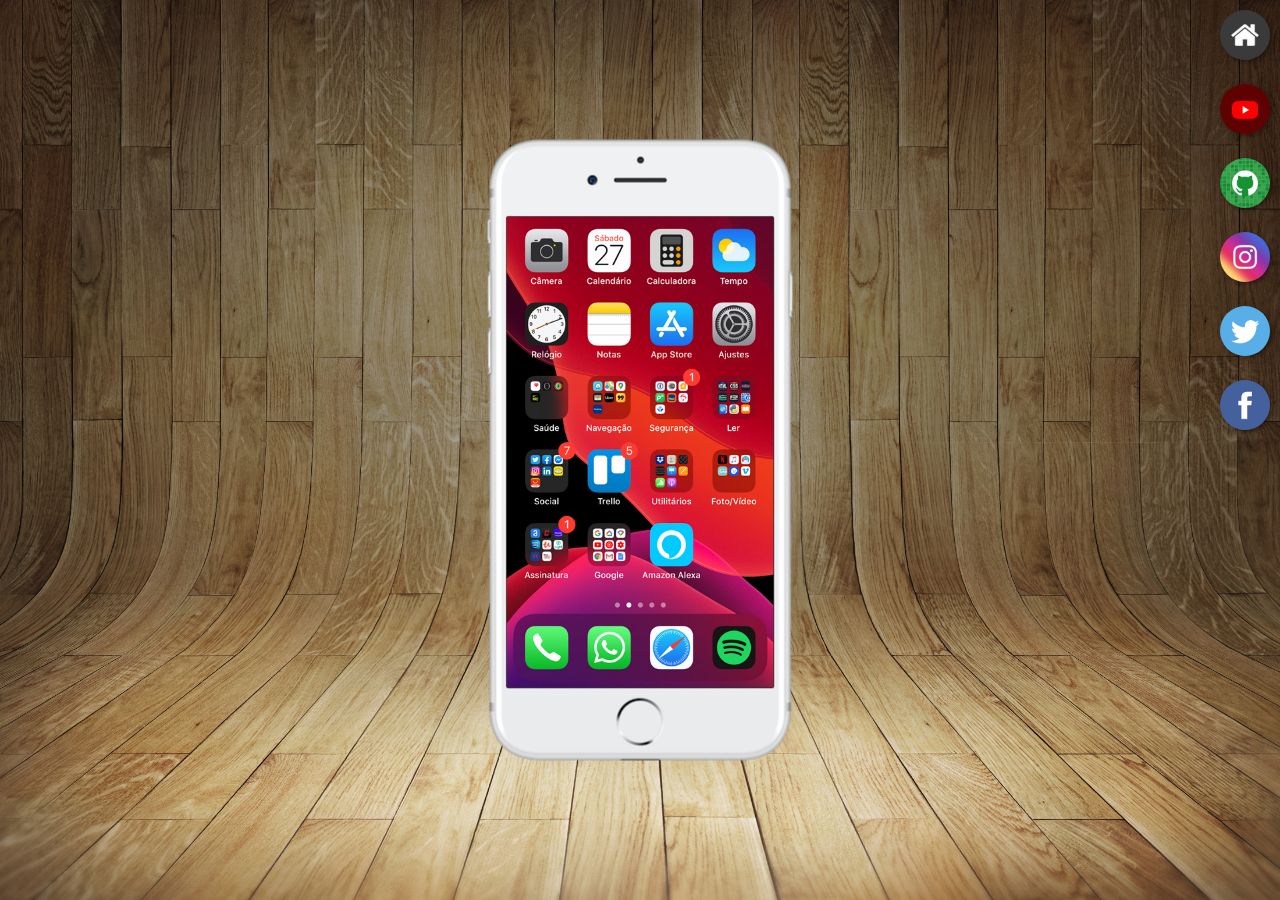
<file: index.html>
<!DOCTYPE html>
<html lang="pt-br">
<head>
    <meta charset="UTF-8">
    <meta name="viewport" content="width=device-width, initial-scale=1.0">
    <link rel="shortcut icon" href="favicon.ico" type="image/x-icon">
    <link rel="stylesheet" href="estilos/style.css">
    <title>Projeto Redes Sociais</title>
</head>
<body>
    <main>
        <section id="telefone">
            <iframe src="home.html" name="tela" id="tela"  frameborder="0">
                Seu navegador não é compatível com isso.
            </iframe>
       
        </section>

        <section id="redes-sociais">
            <a href="home.html" target="tela"><img src="imagens/logo-home.jpg" alt="Home"></a><br>
            <a href="youtube.html" target="tela"><img src="imagens/logo-youtube.jpg" alt="YouTube"></a><br>
            <a href="github.html" target="tela"><img src="imagens/logo-github.jpg" alt="GitHub"></a><br>
            <a href="instagram.html" target="tela"><img src="imagens/logo-instagram.jpg" alt="Instagram"></a><br>
            <a href="twitter.html" target="tela"><img src="imagens/logo-twitter.jpg" alt="Twitter"></a><br>
            <a href="facebook.html" target="tela"><img src="imagens/logo-facebook.jpg" alt="Facebook"></a>                        
        </section>
    </main>
</body>
</html>
</file>
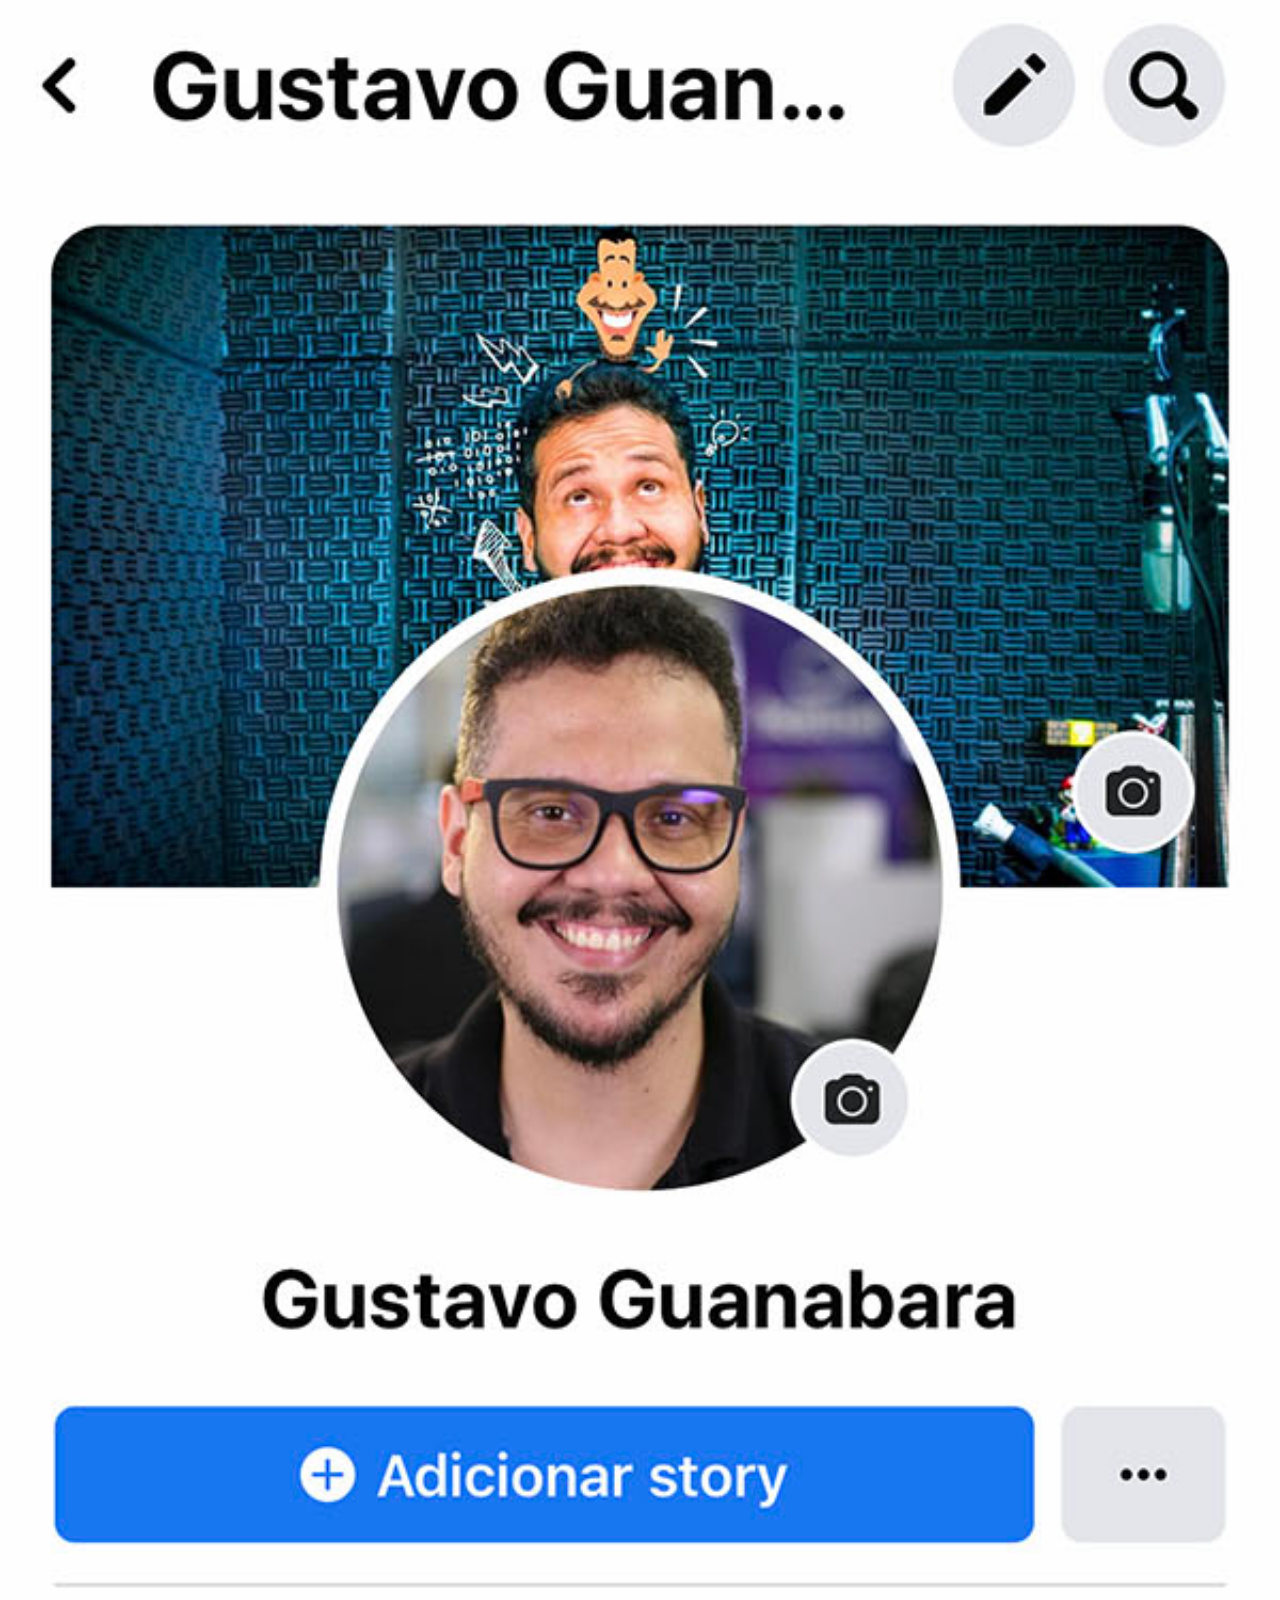
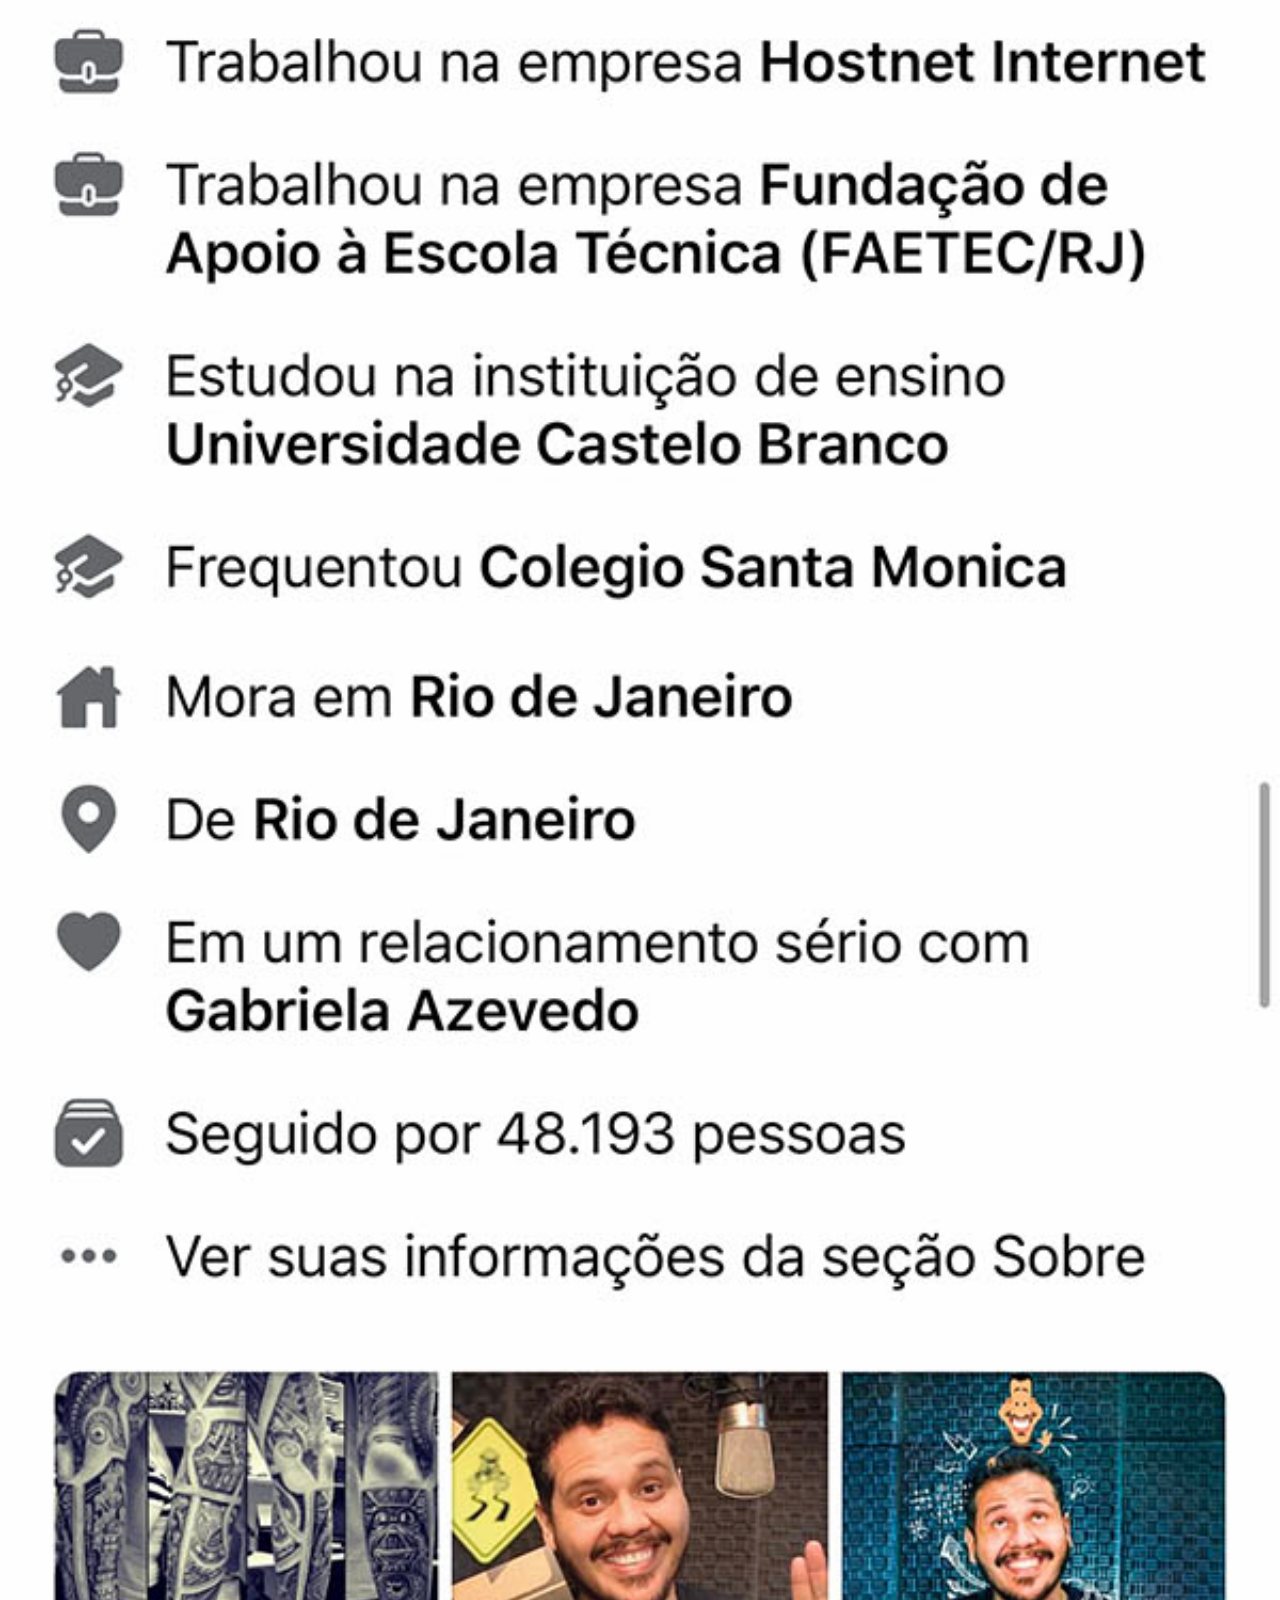
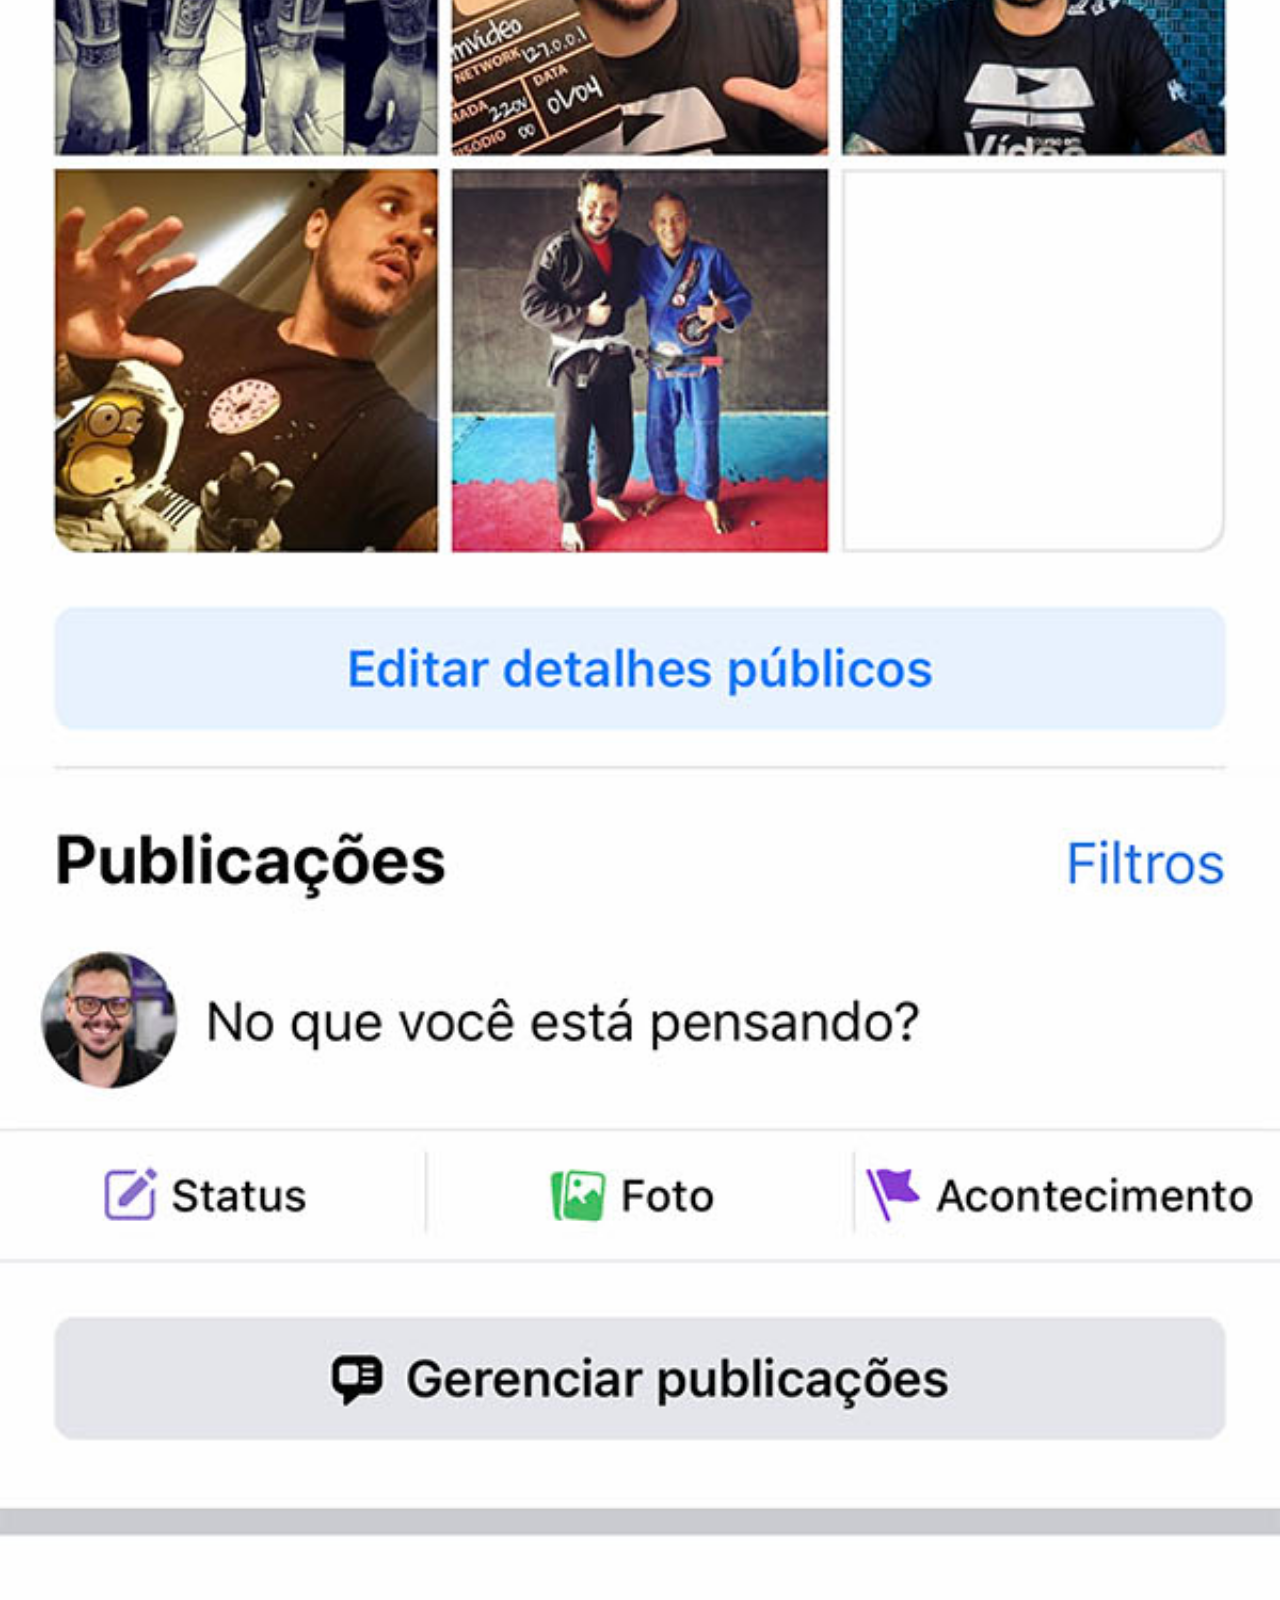
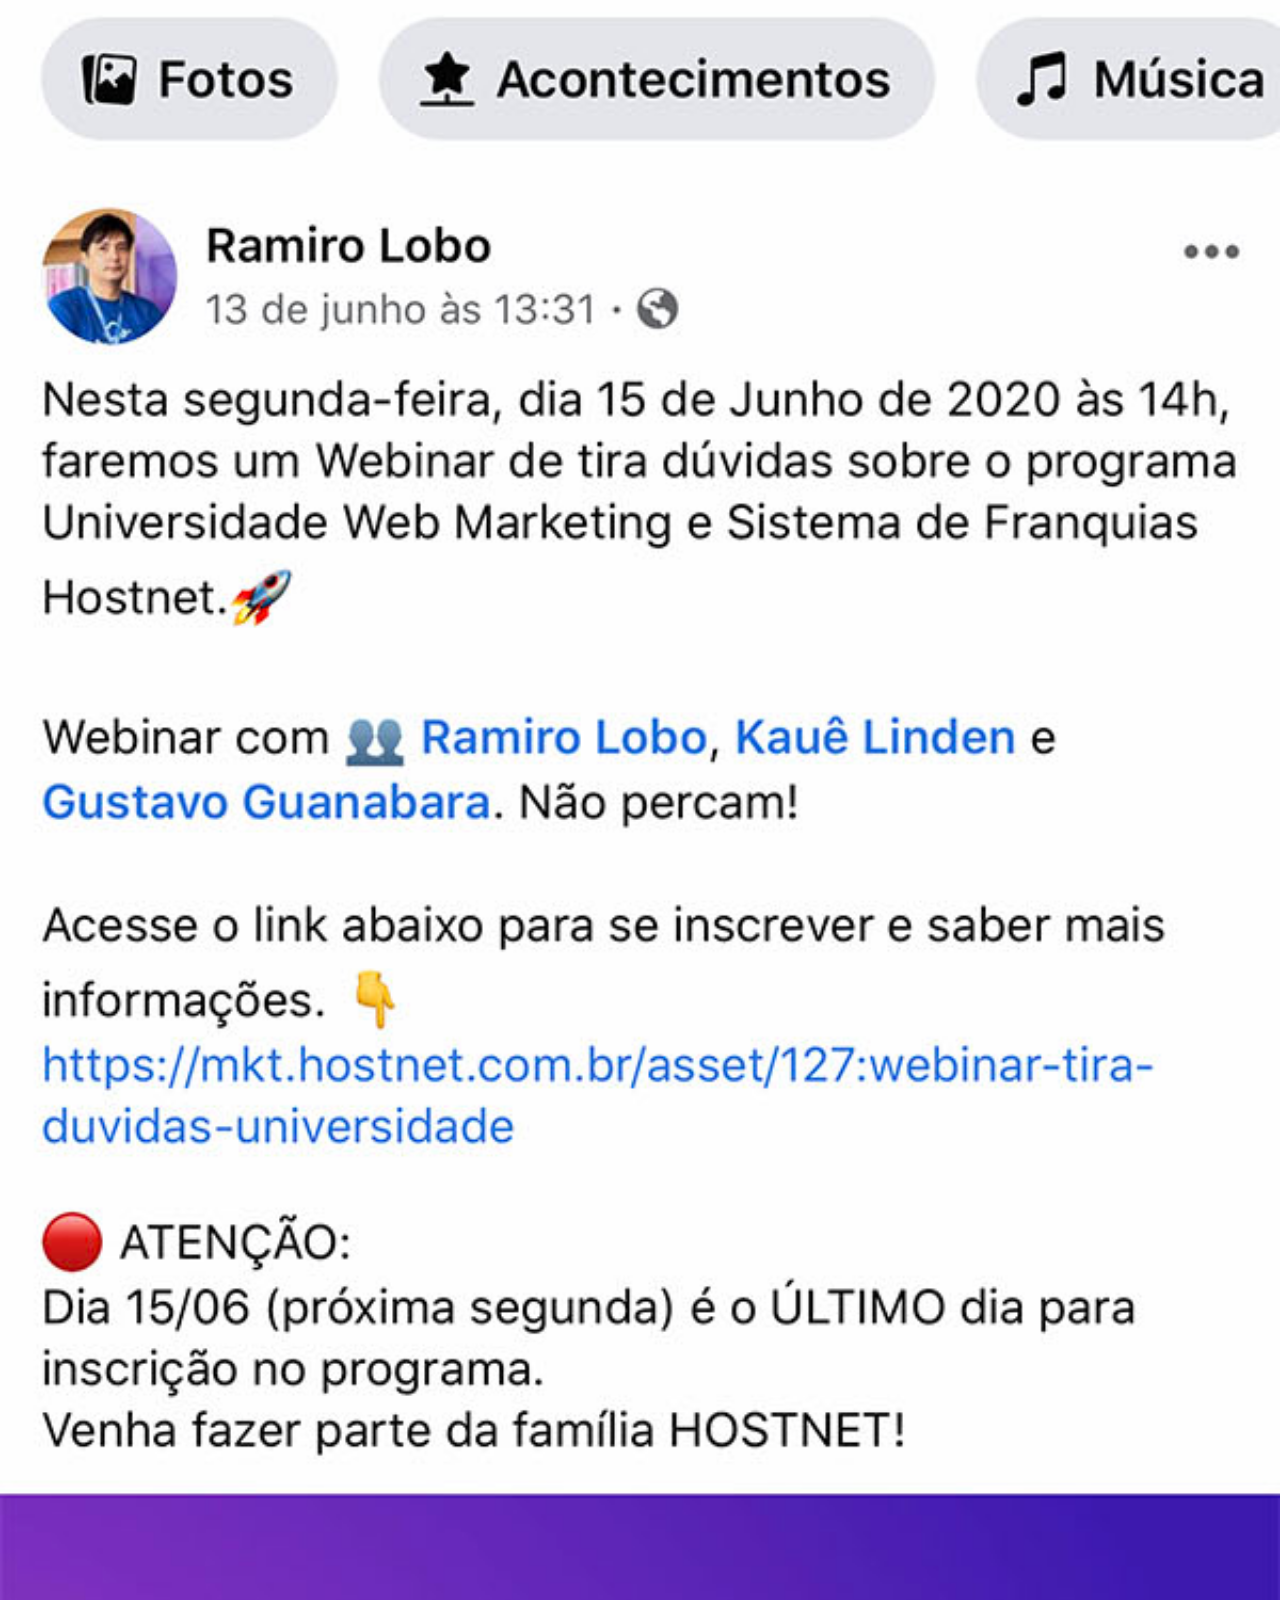
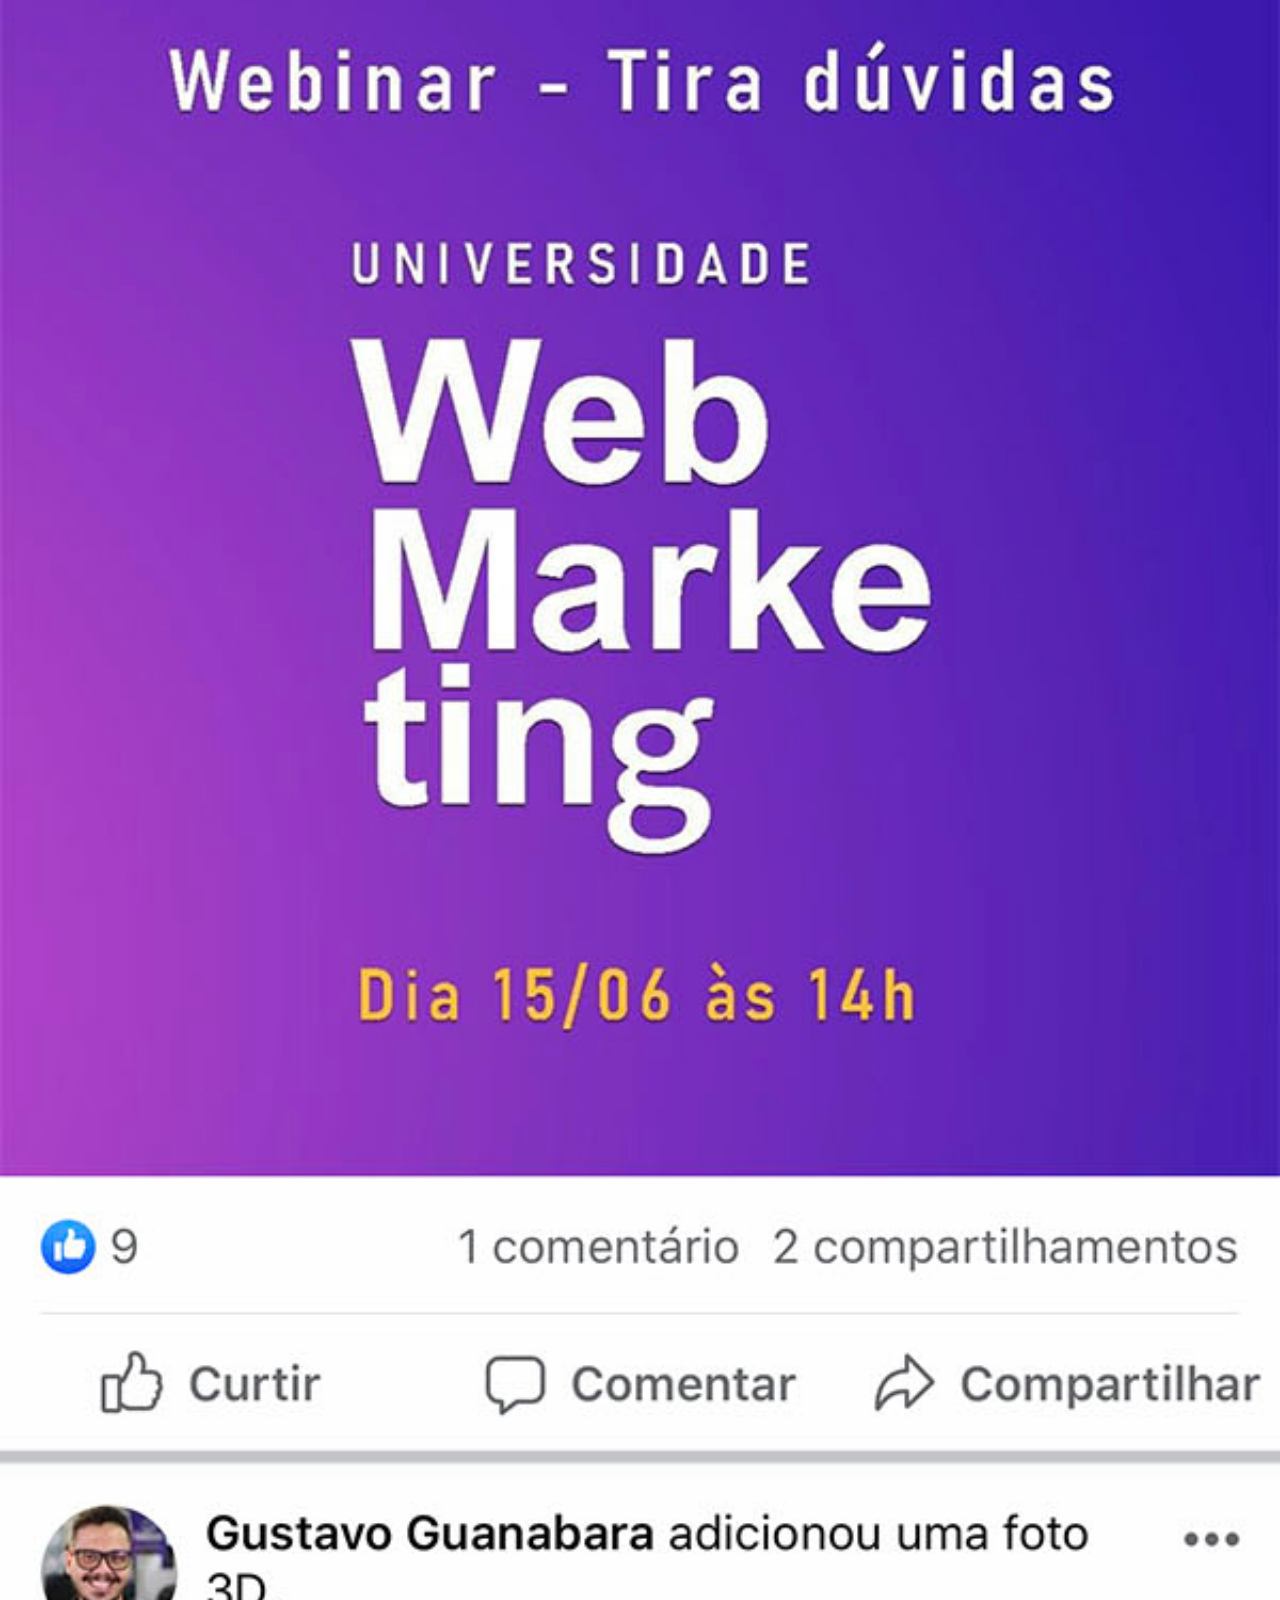
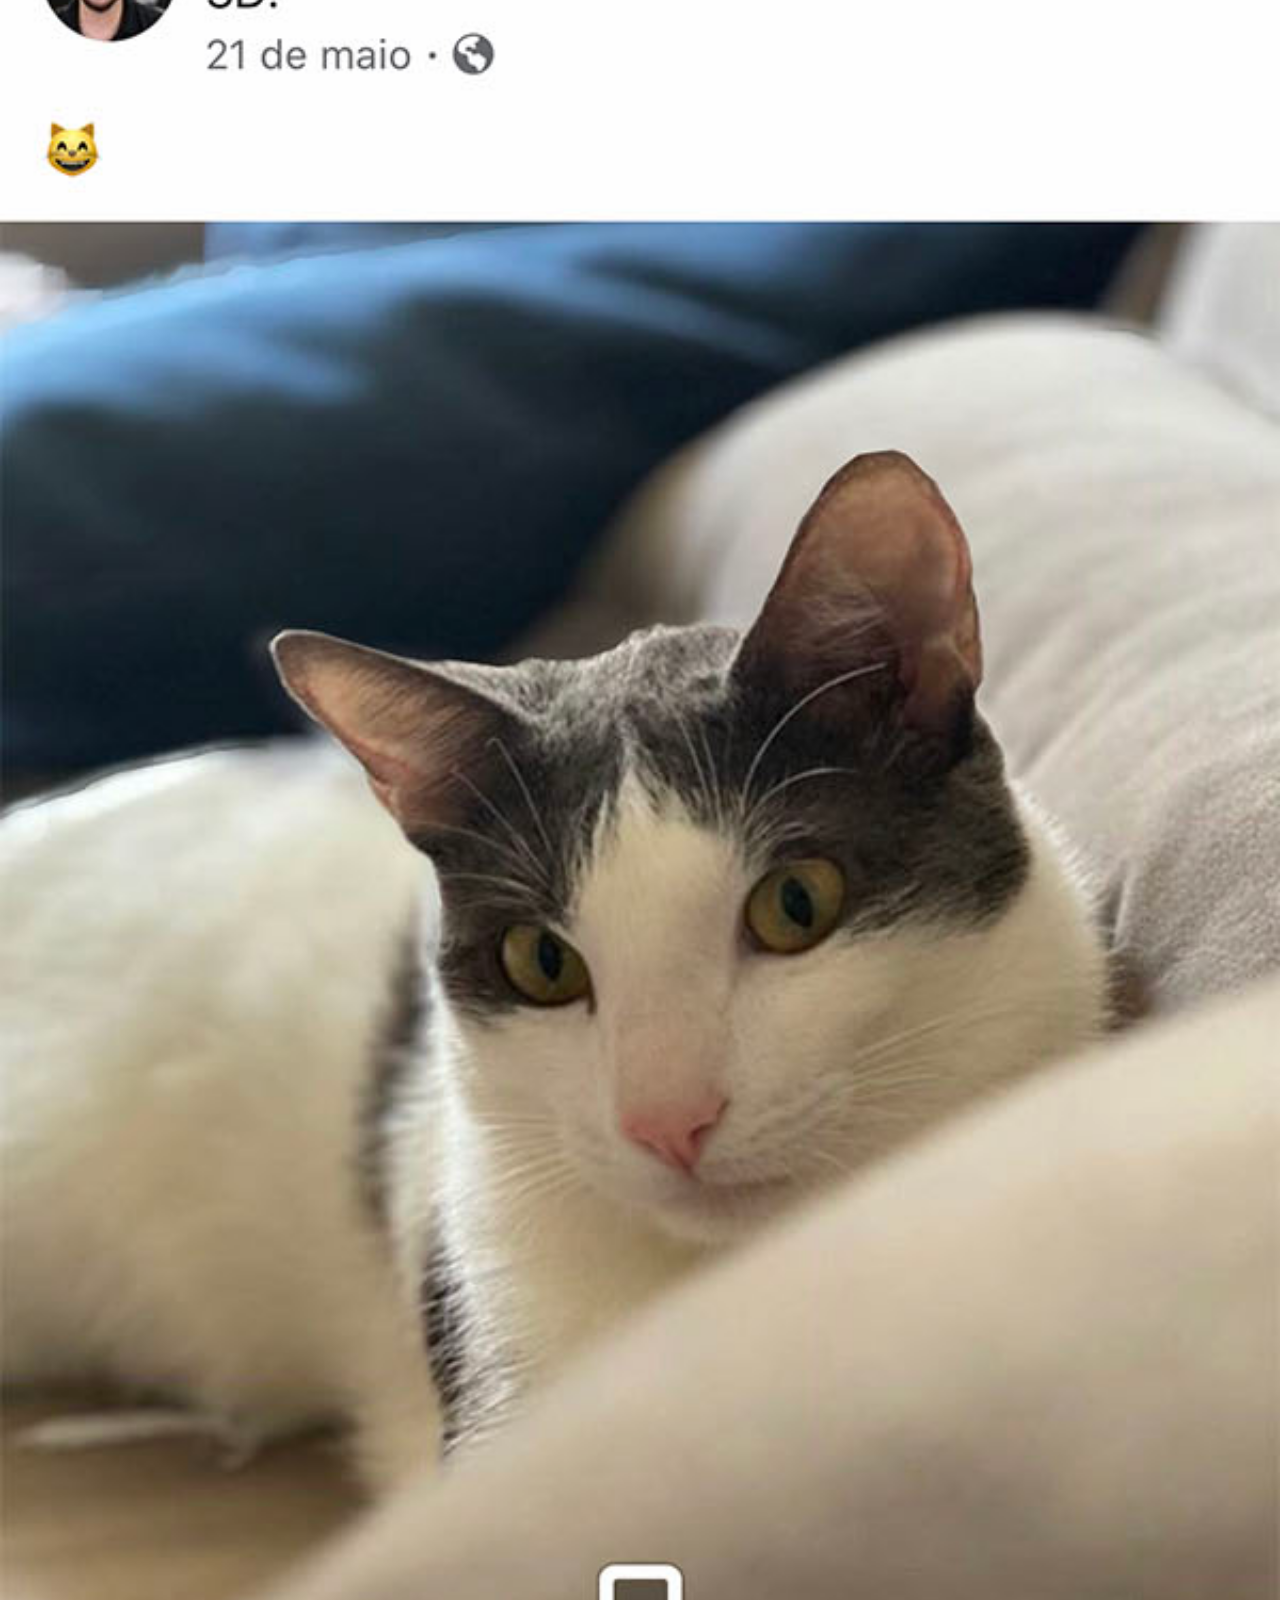
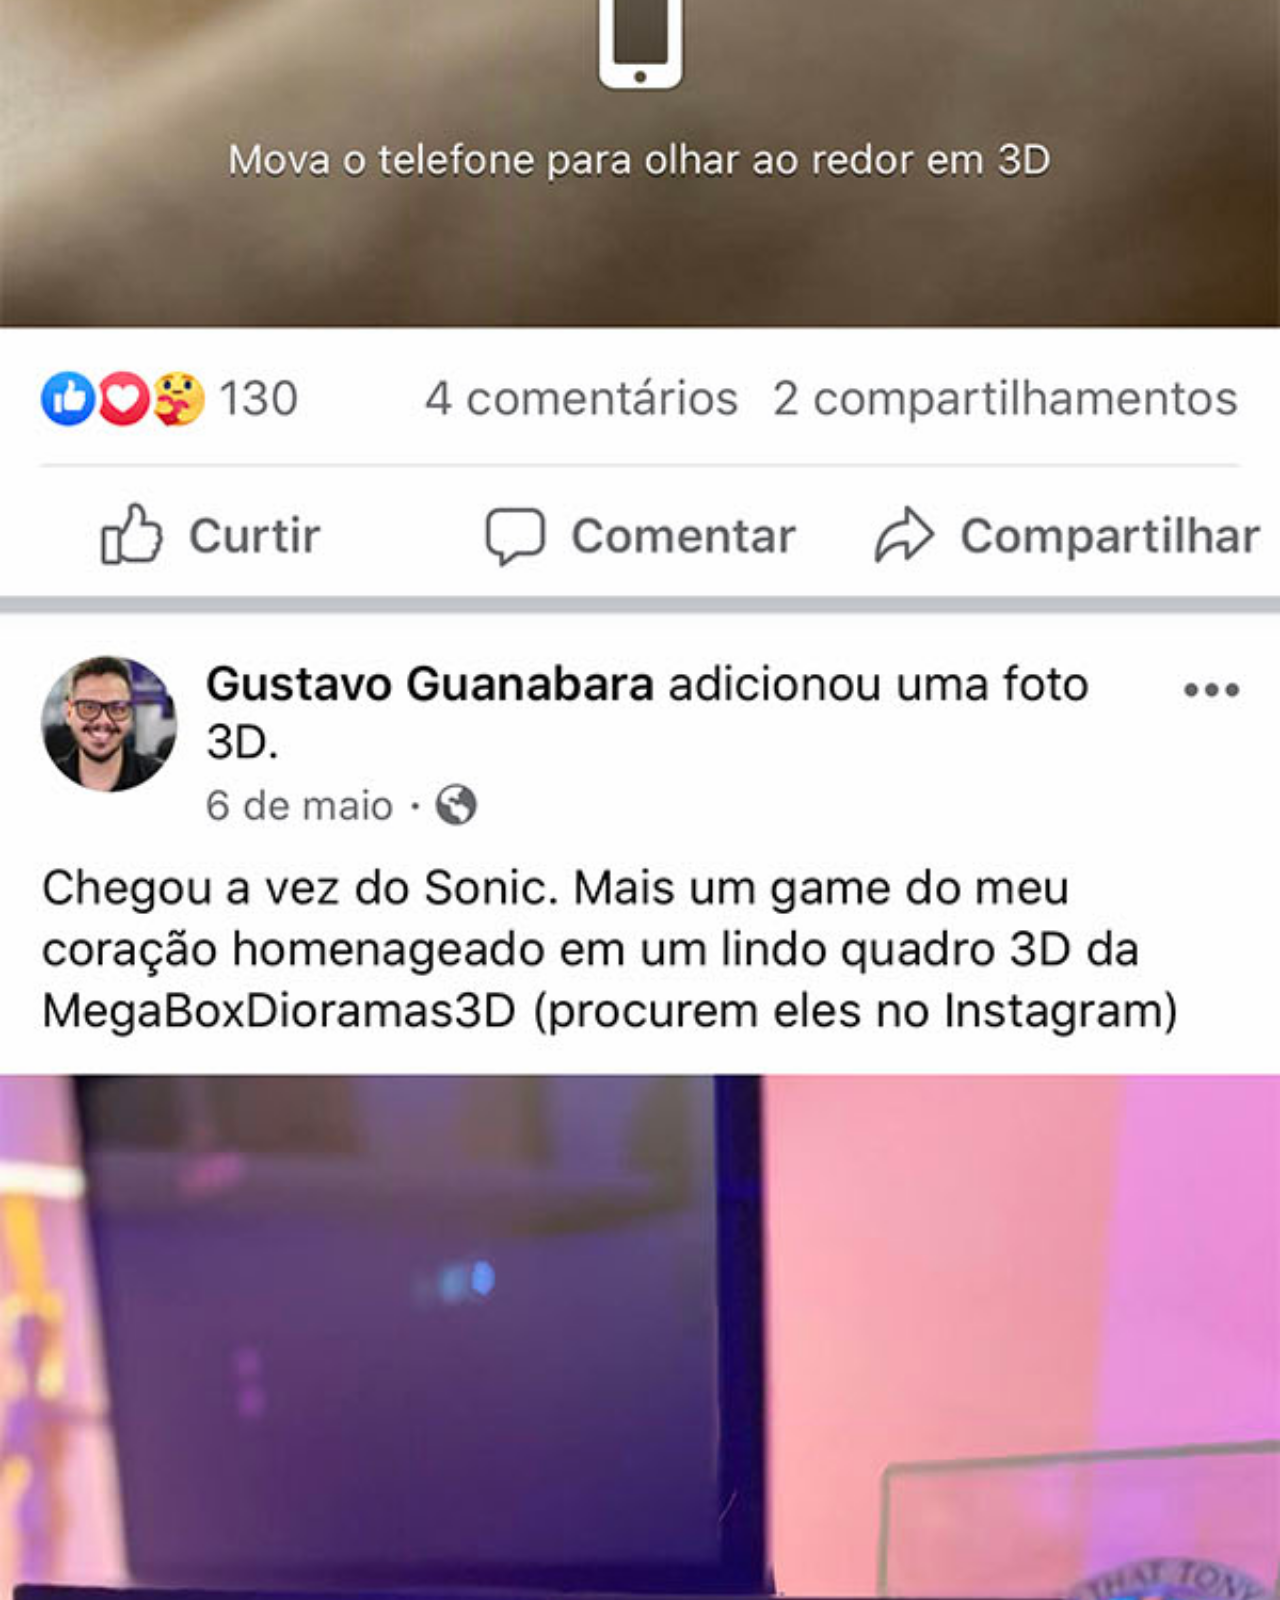
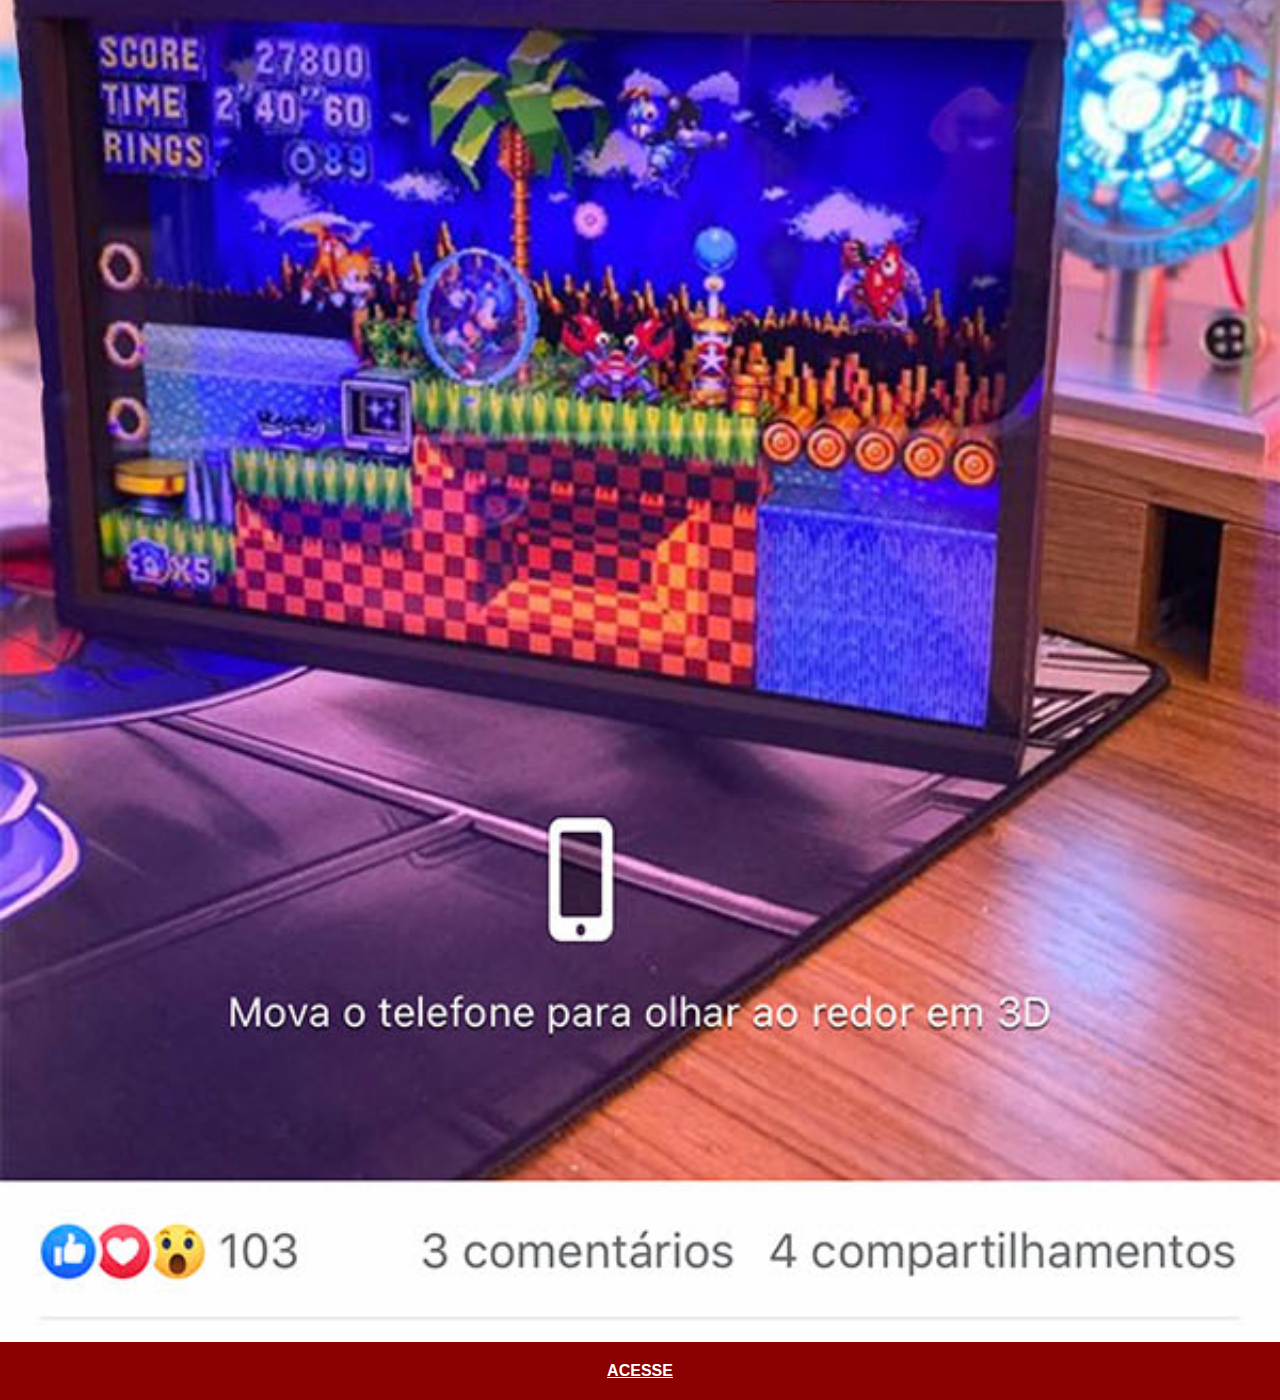
<file: facebook.html>
<!DOCTYPE html>
<html lang="pt-br">
<head>
    <meta charset="UTF-8">
    <meta name="viewport" content="width=device-width, initial-scale=1.0">
    <link rel="stylesheet" href="estilos/social.css">
    <title>Facebook</title>
</head>
<body>
    <img src="imagens/tela-facebook.jpg" alt="Facebook">
    <a href="https://www.facebook.com/gustavoguanabara/?locale=pt_BR" target="_blank">ACESSE</a>
</body>
</html>
</file>
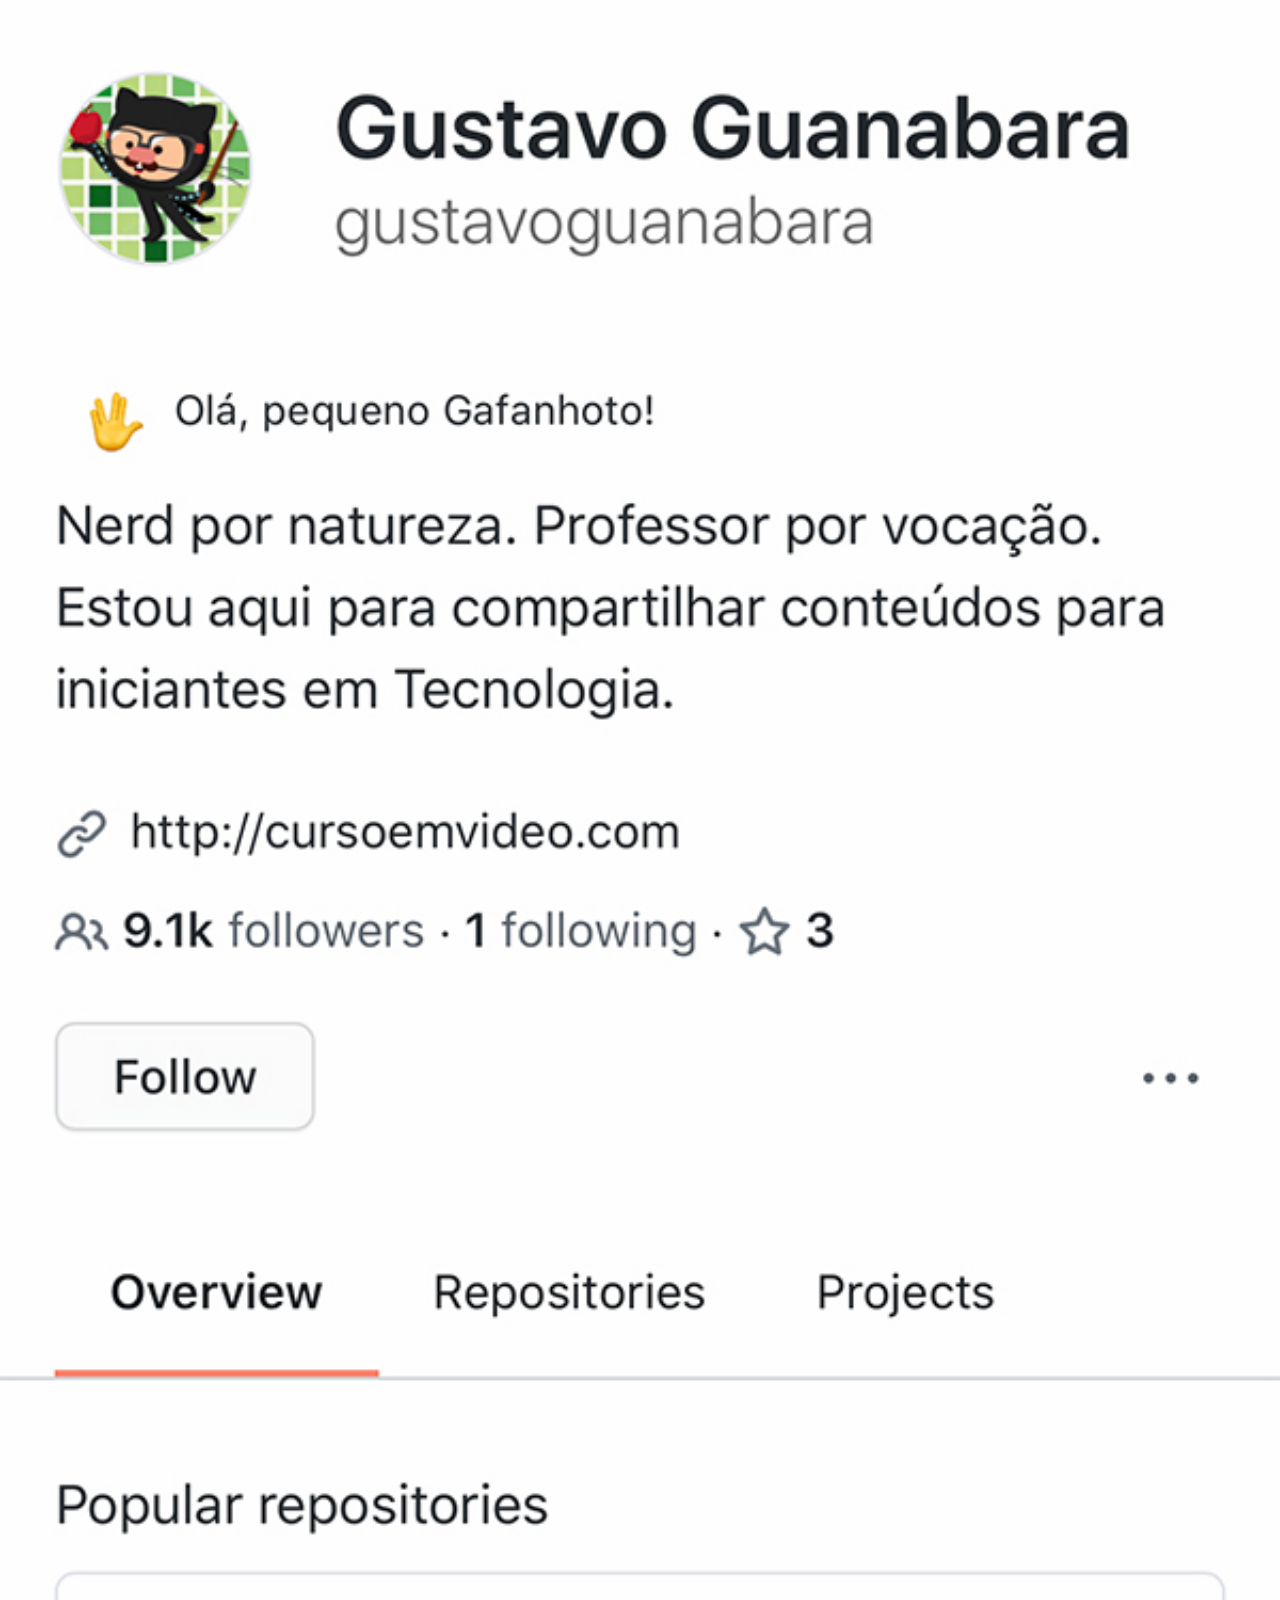
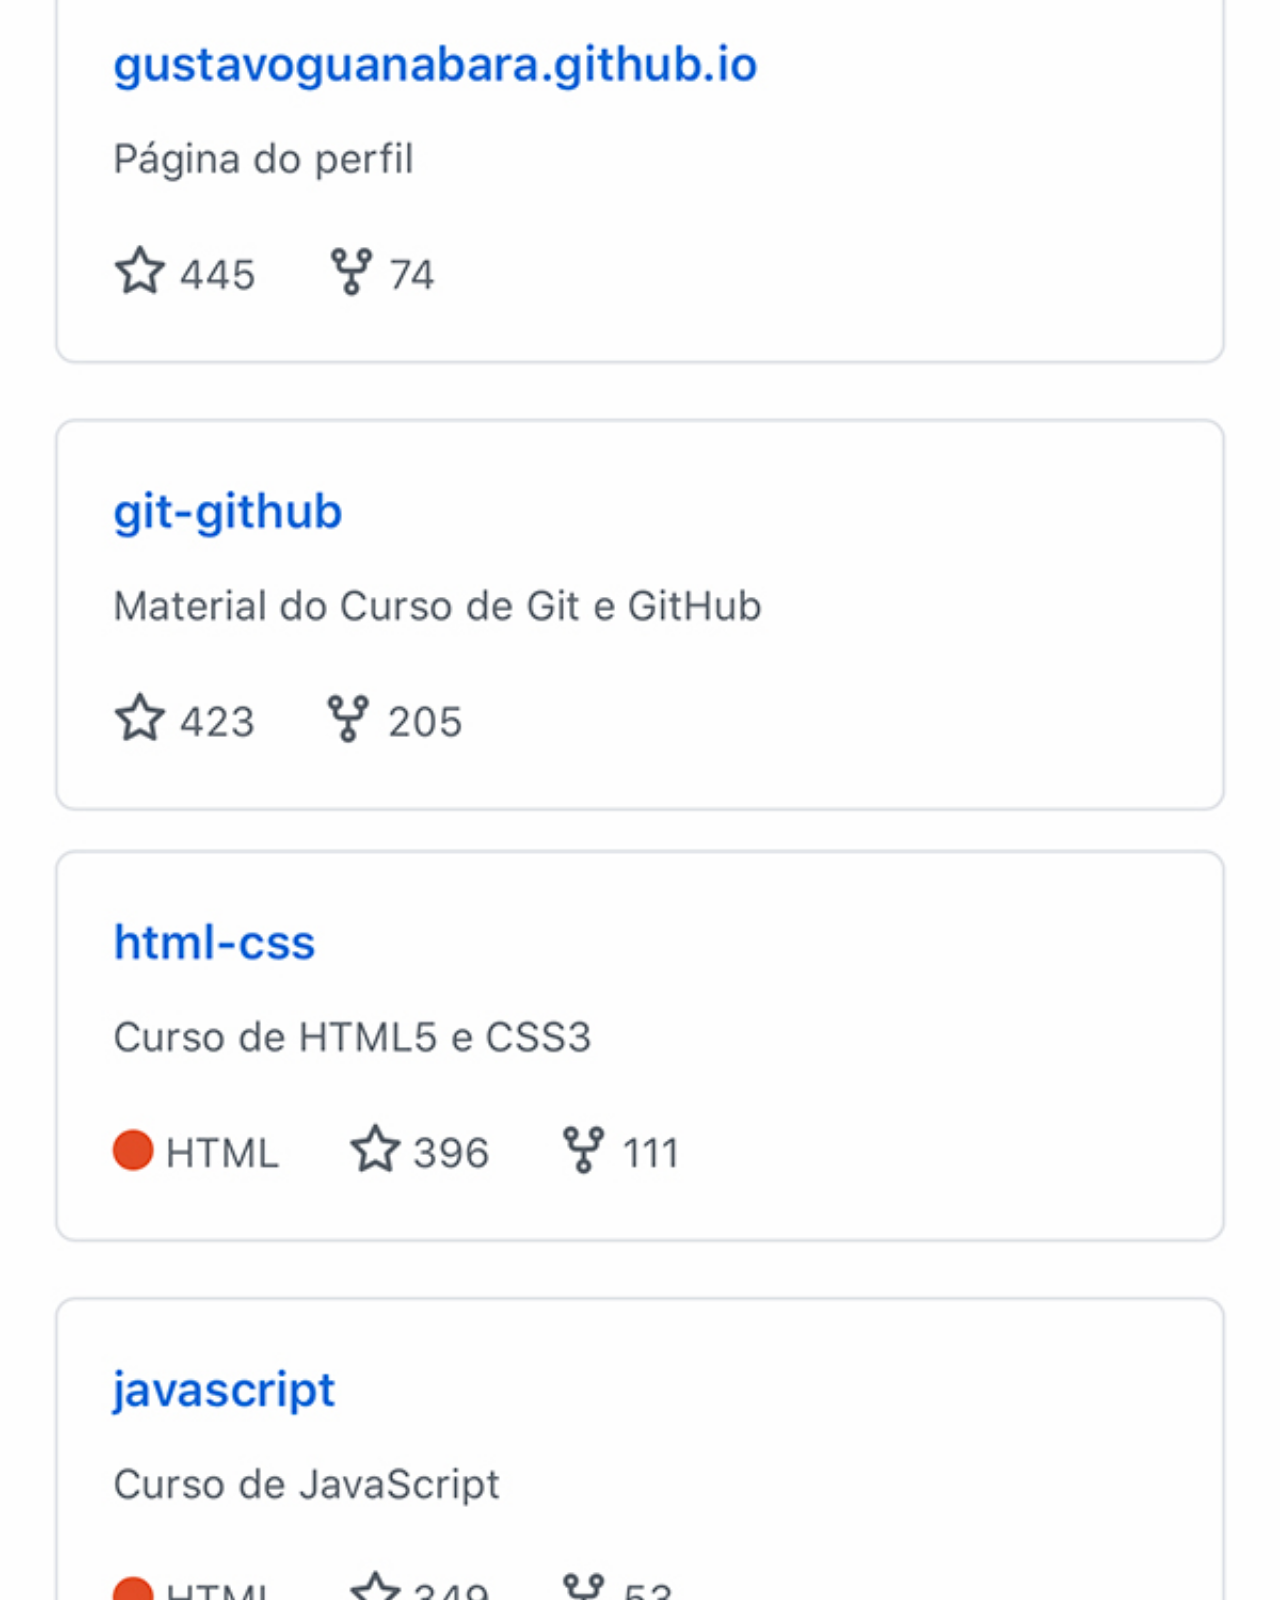
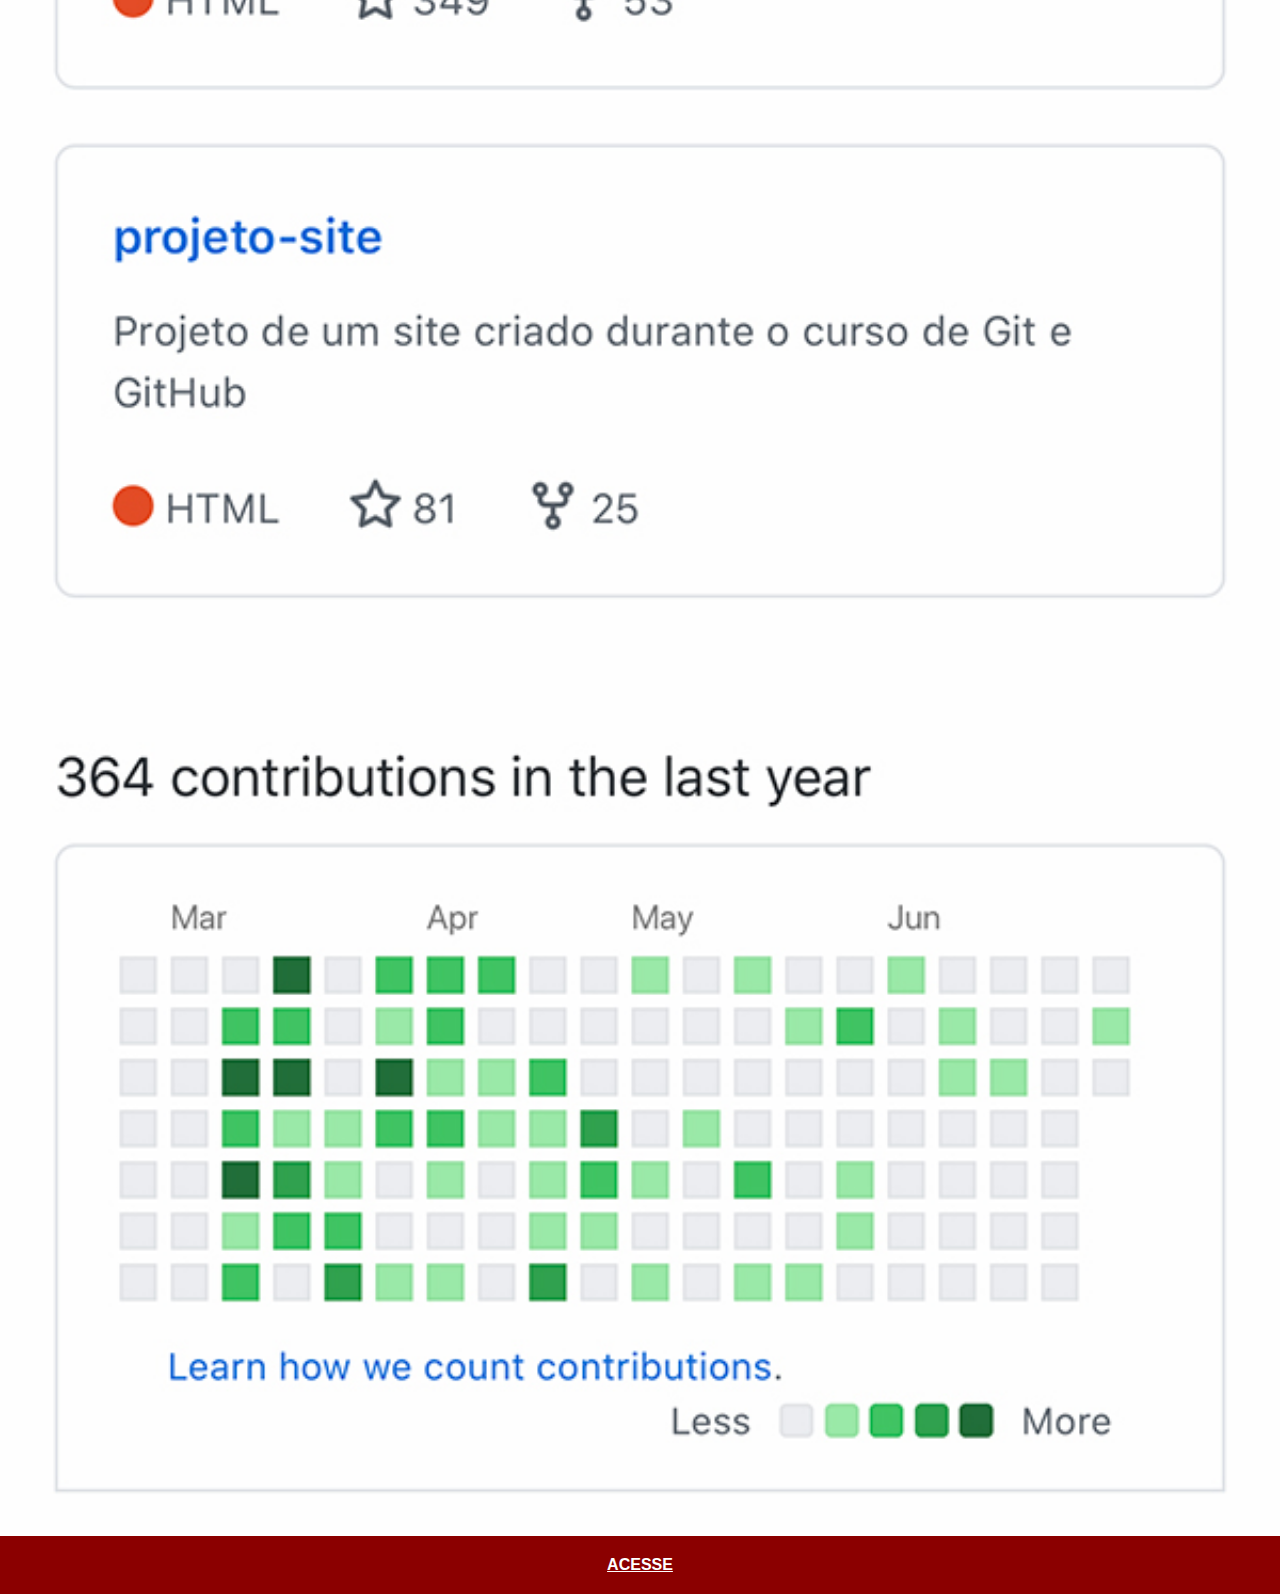
<file: github.html>
<!DOCTYPE html>
<html lang="pt-br">
<head>
    <meta charset="UTF-8">
    <meta name="viewport" content="width=device-width, initial-scale=1.0">
    <link rel="stylesheet" href="estilos/social.css">
    <title>GitHub</title>

</head>
<body>
    <img src="imagens/tela-github.jpg" alt="GitHub">
    <a href="https://github.com/gustavoguanabara/" target="_blank">ACESSE</a>
</body>
</html>
</file>
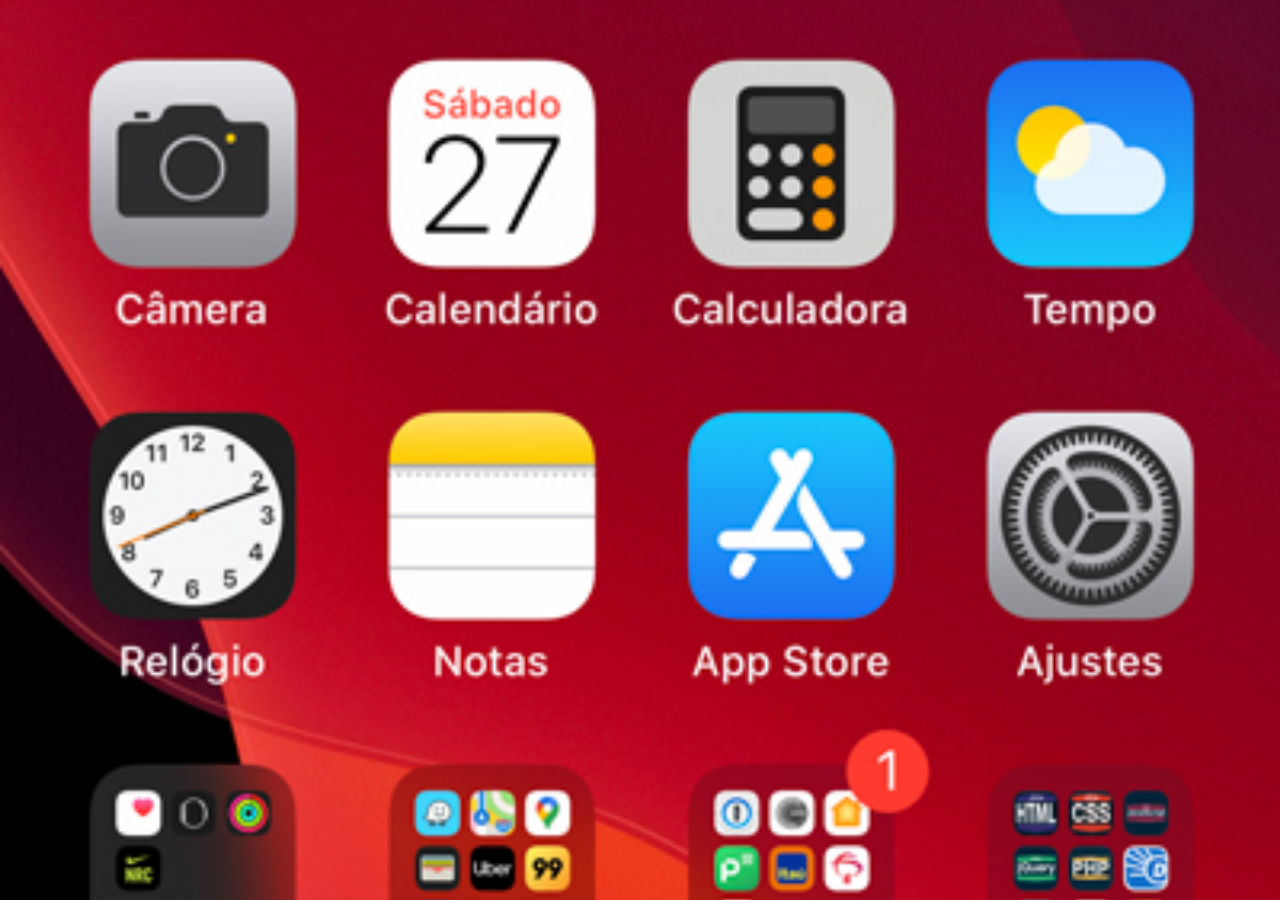
<file: home.html>
<!DOCTYPE html>
<html lang="pt-br">
<head>
    <meta charset="UTF-8">
    <meta name="viewport" content="width=device-width, initial-scale=1.0">
    <title>Home</title>
    <style>
        * {
            margin: 0px;
            padding: 0px;
        }

        body {
            width: 100vw;
            height: 100vh;
            background: black url('imagens/tela-home.jpg') no-repeat top center;
            background-size: cover;
        }
        
    </style>
</head>
<body>
    
</body>
</html>
</file>
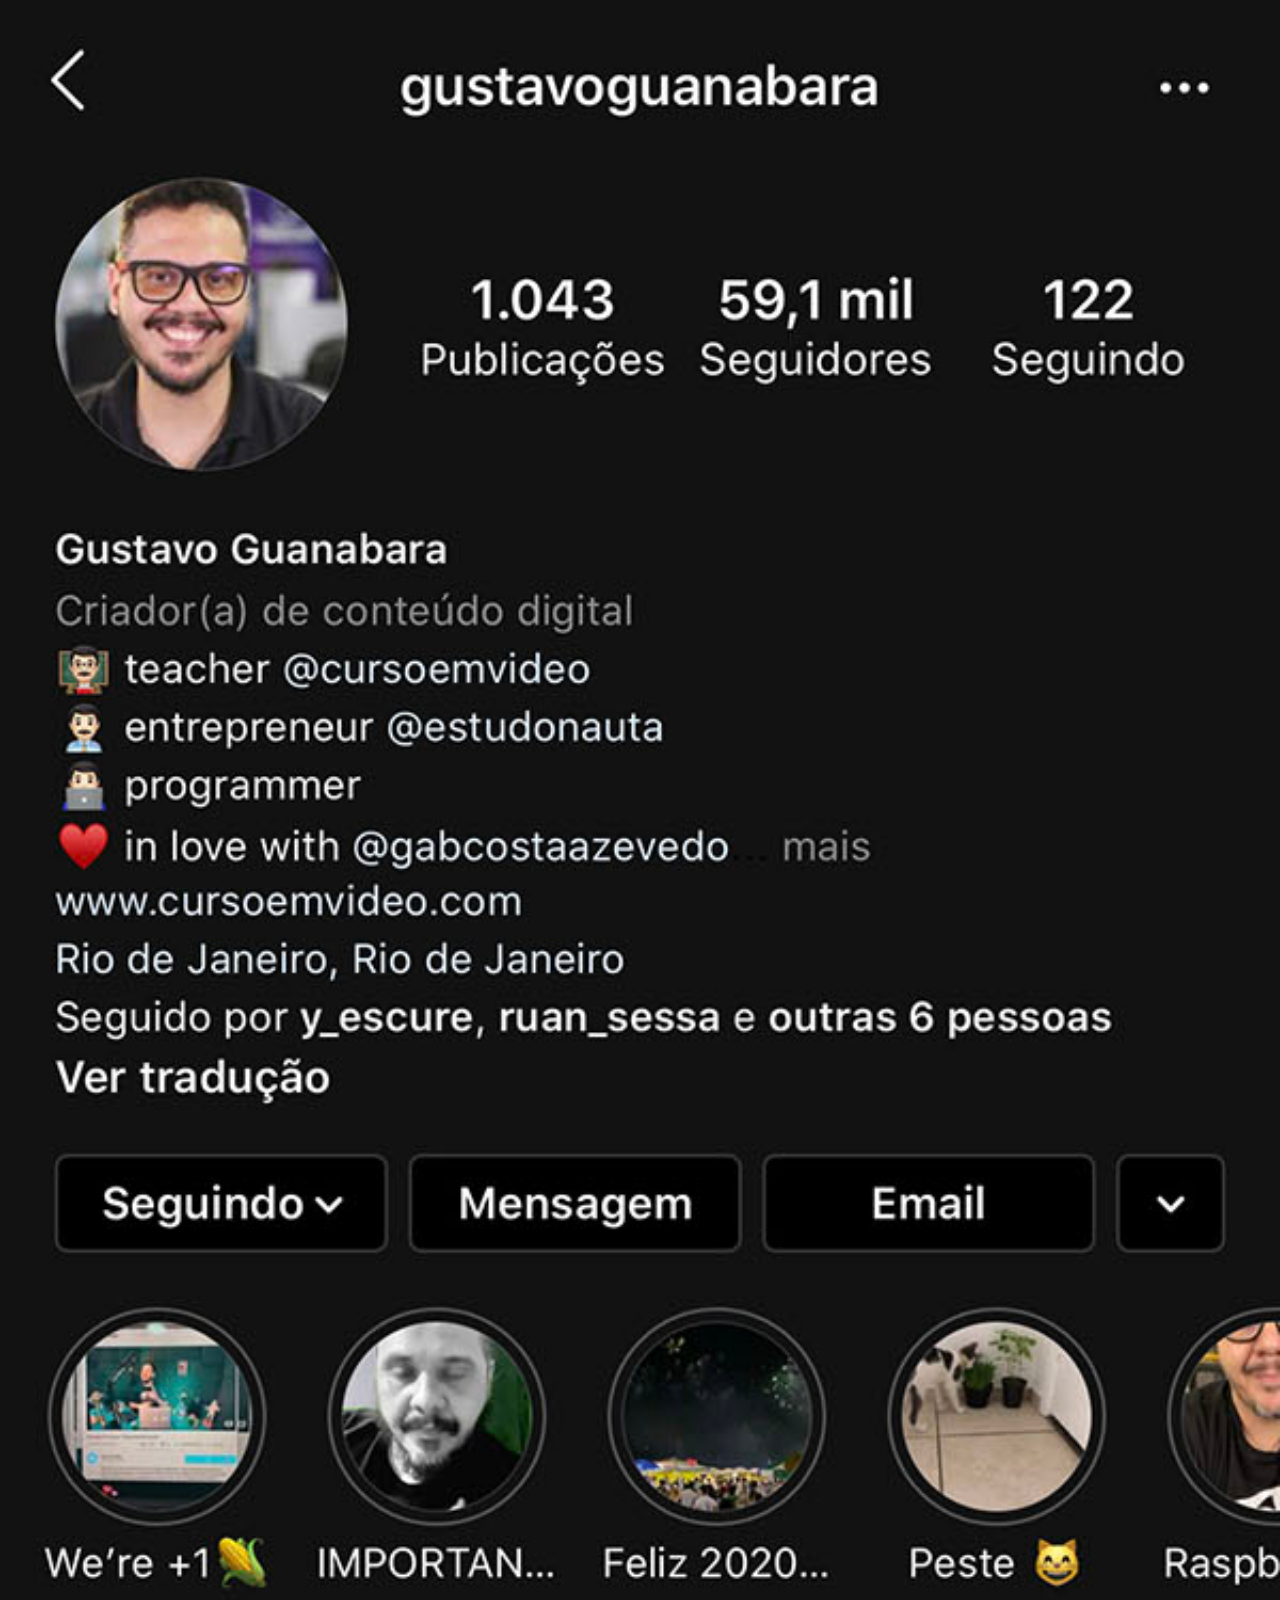
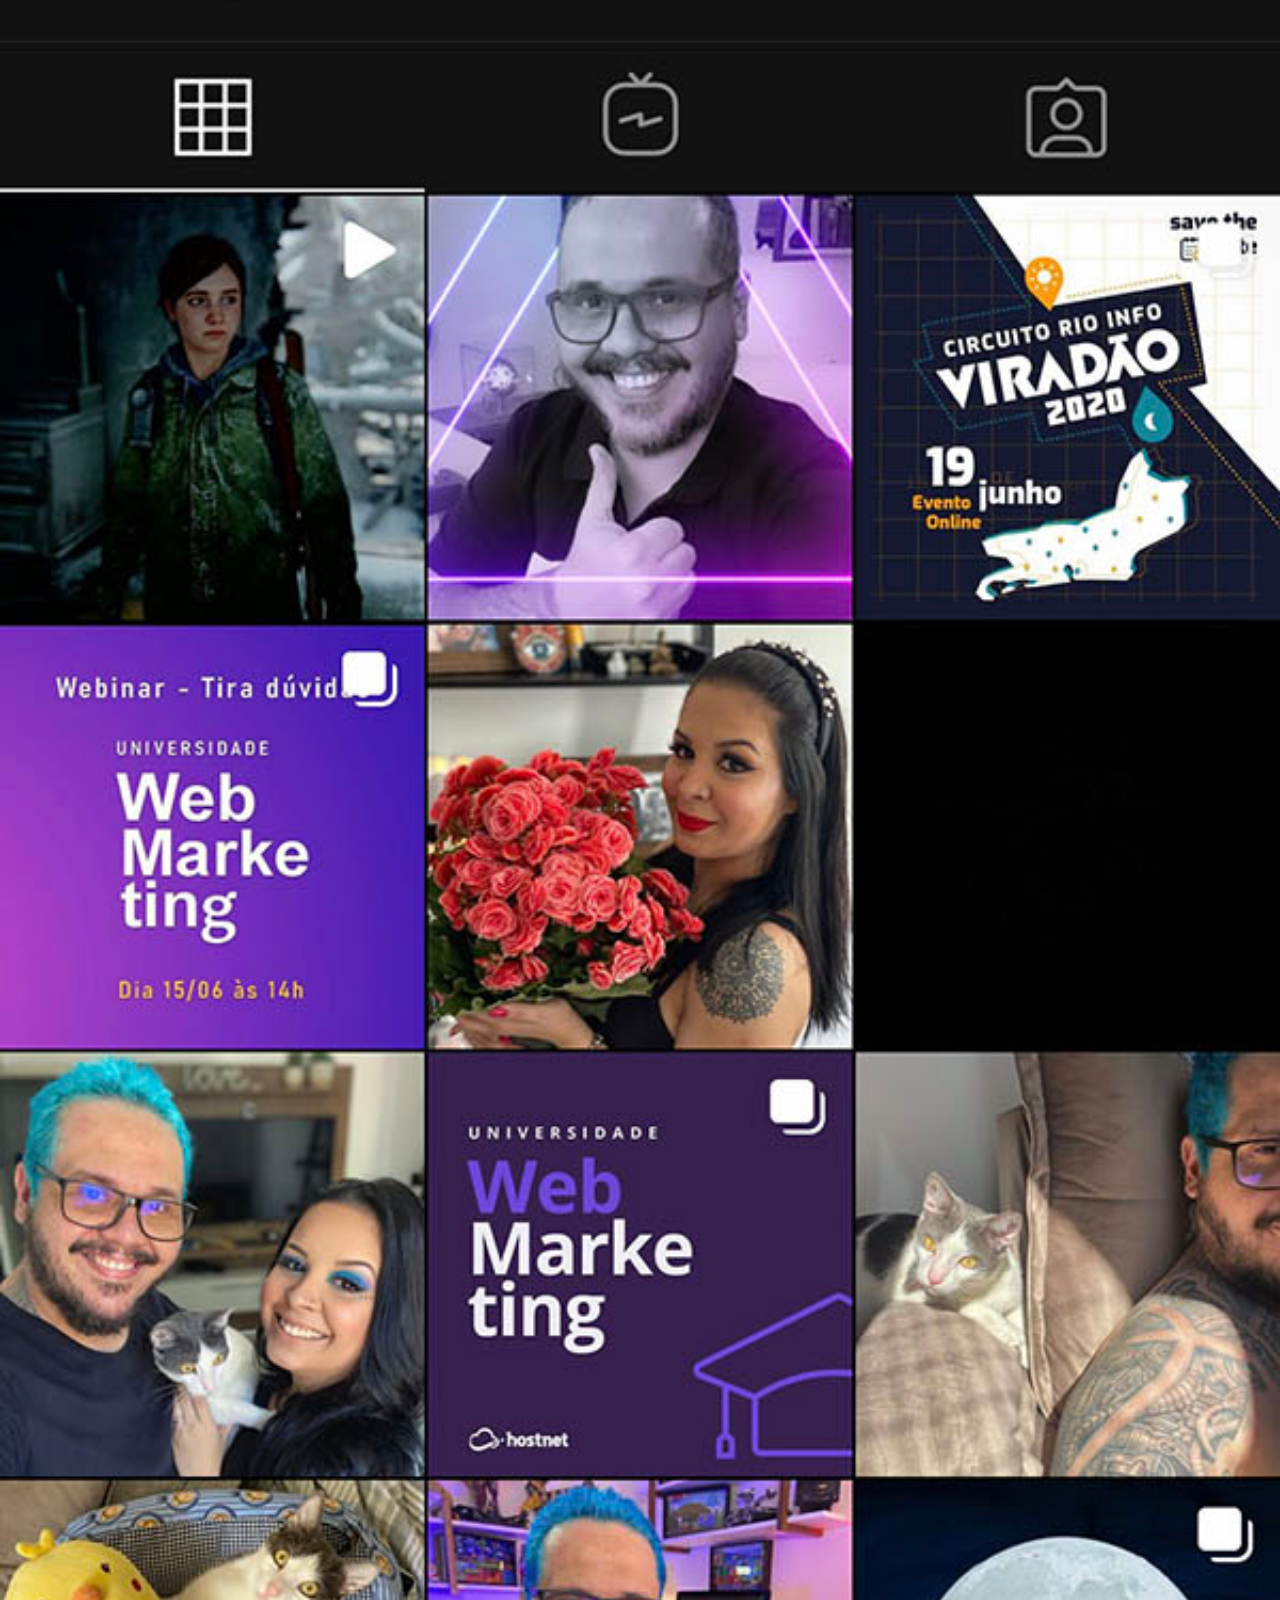
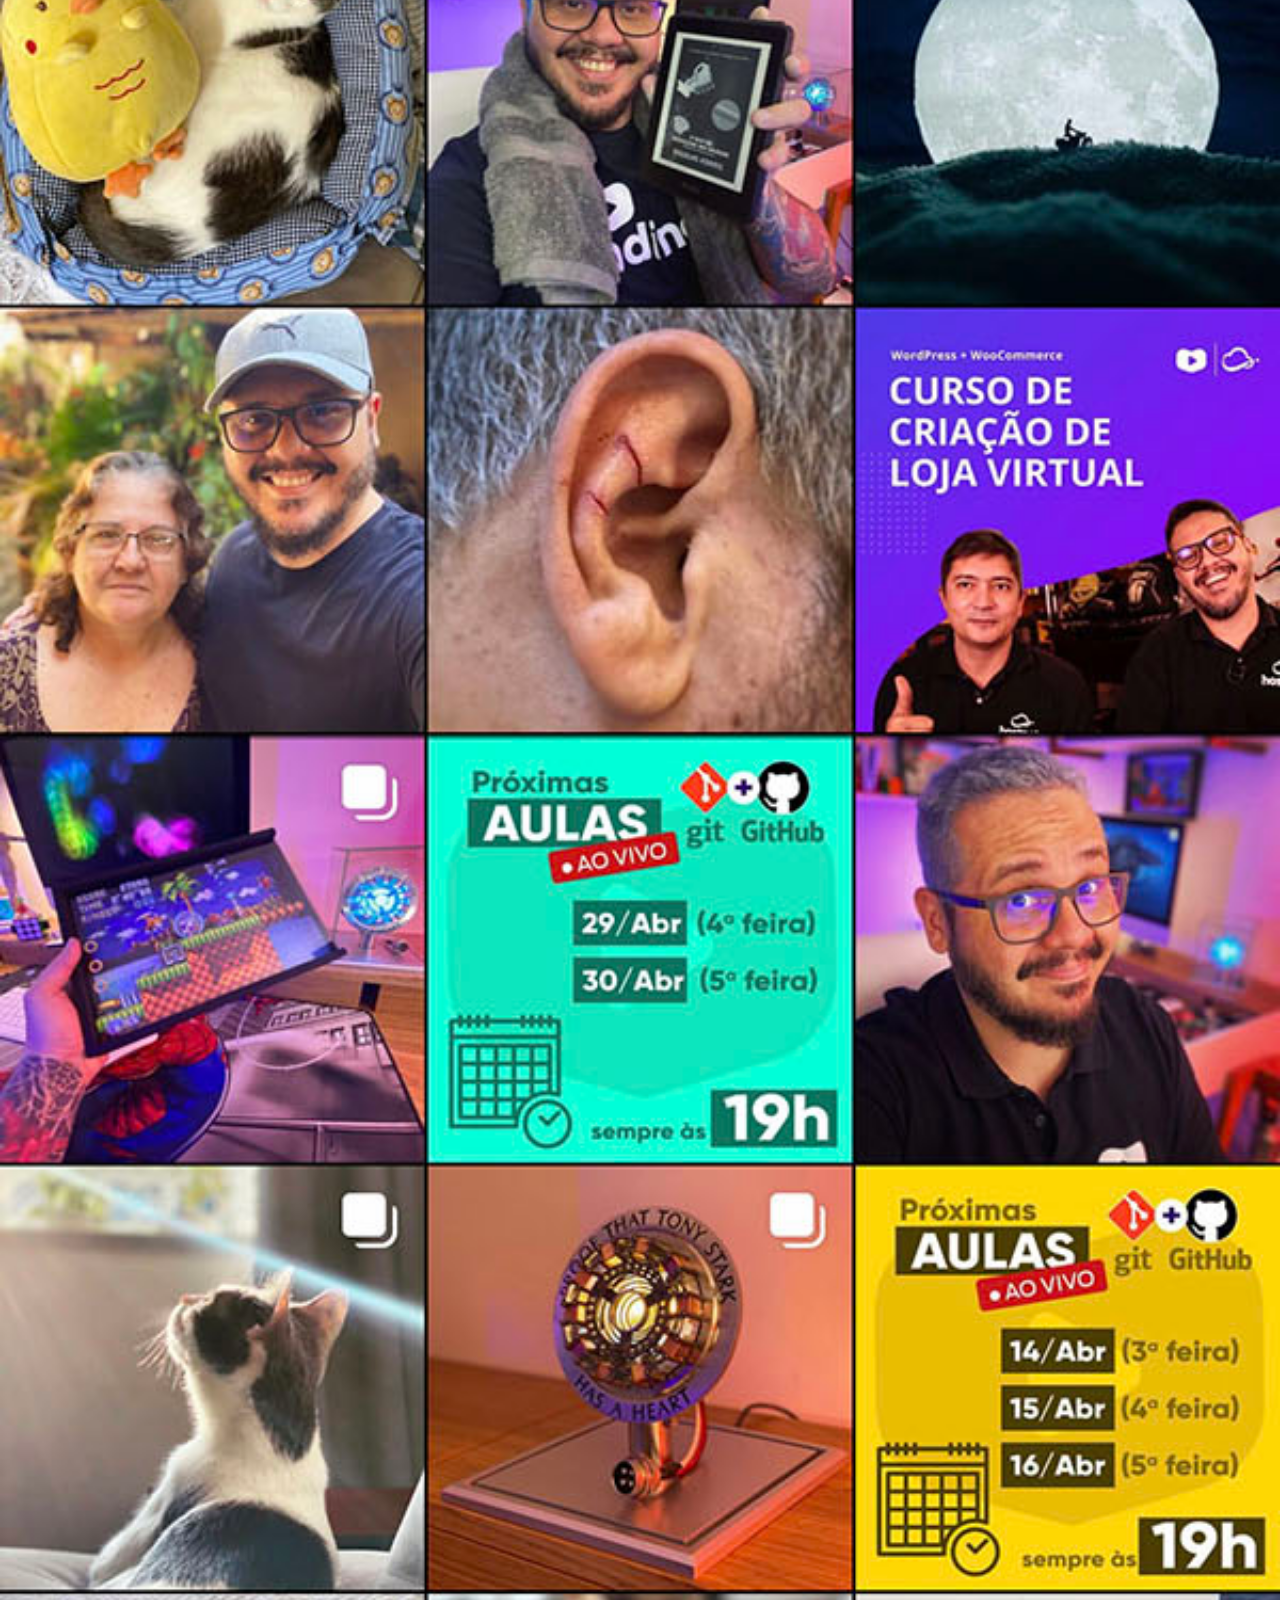
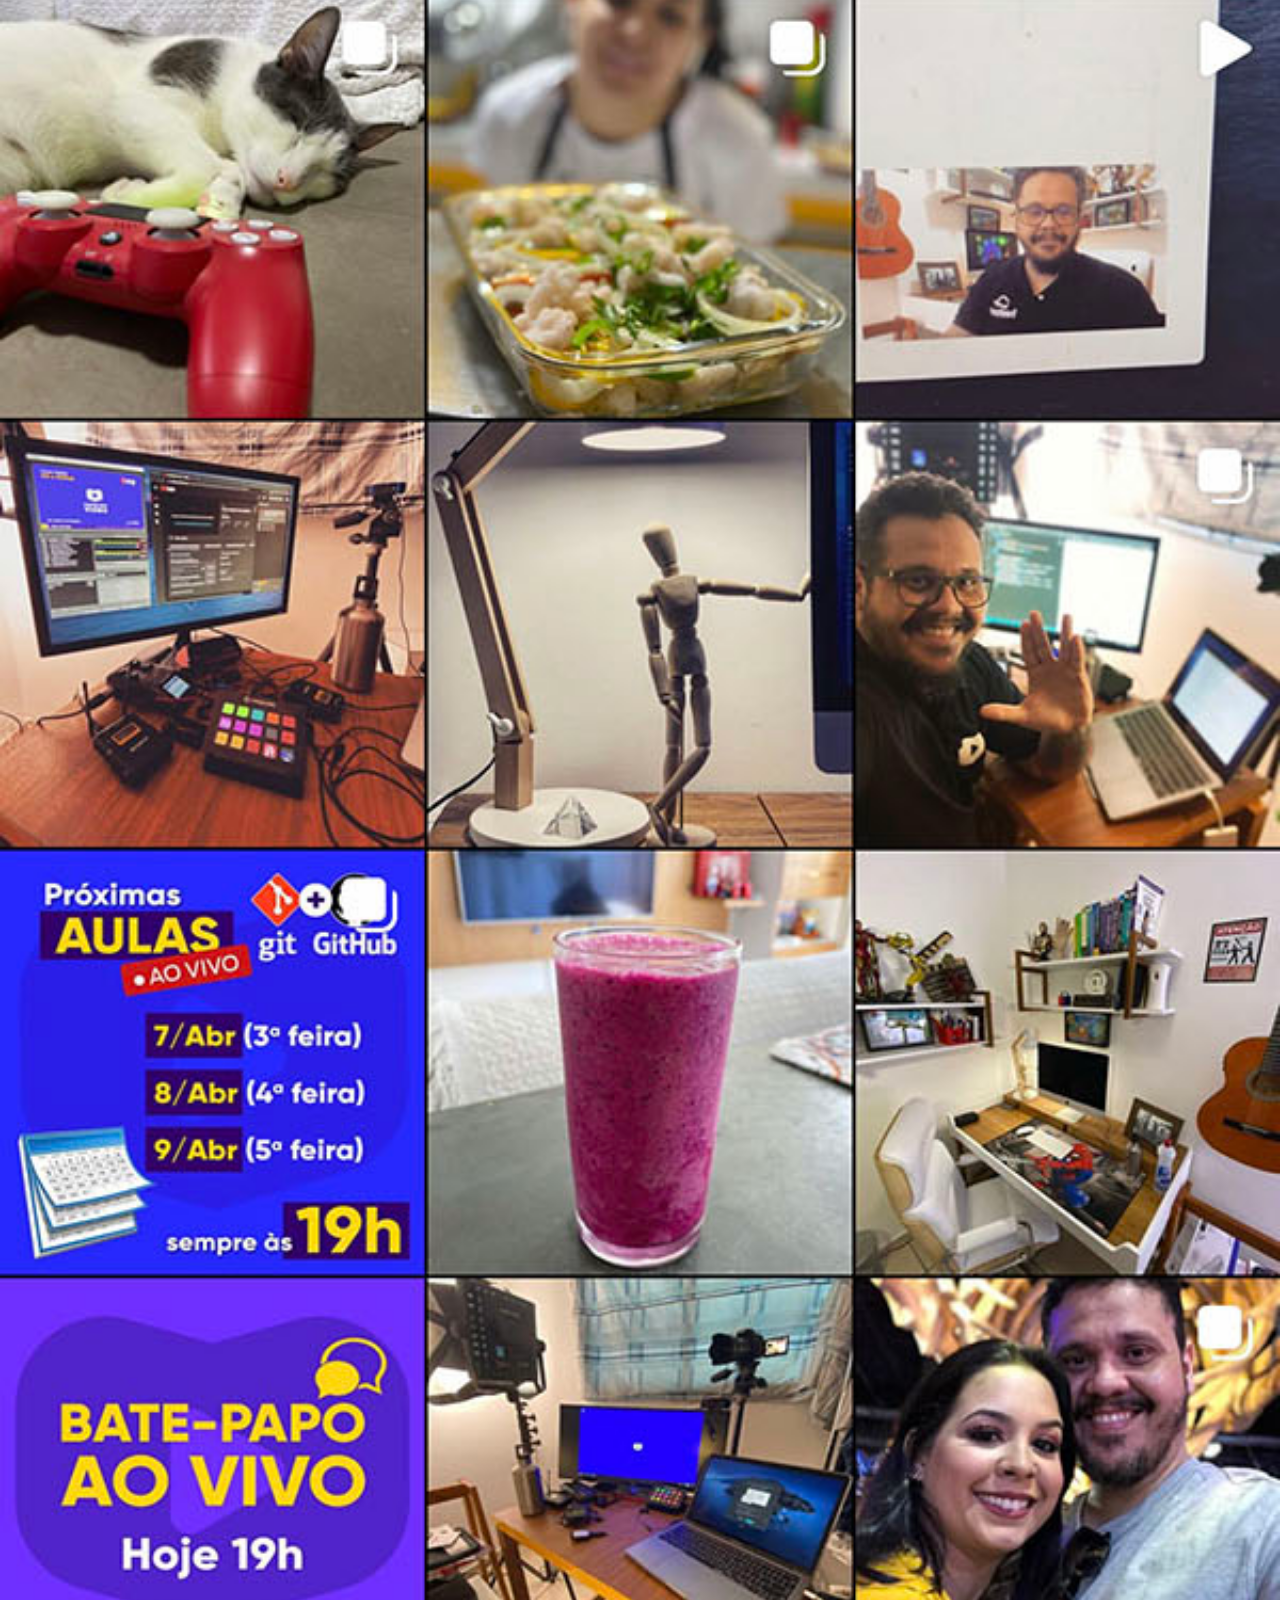
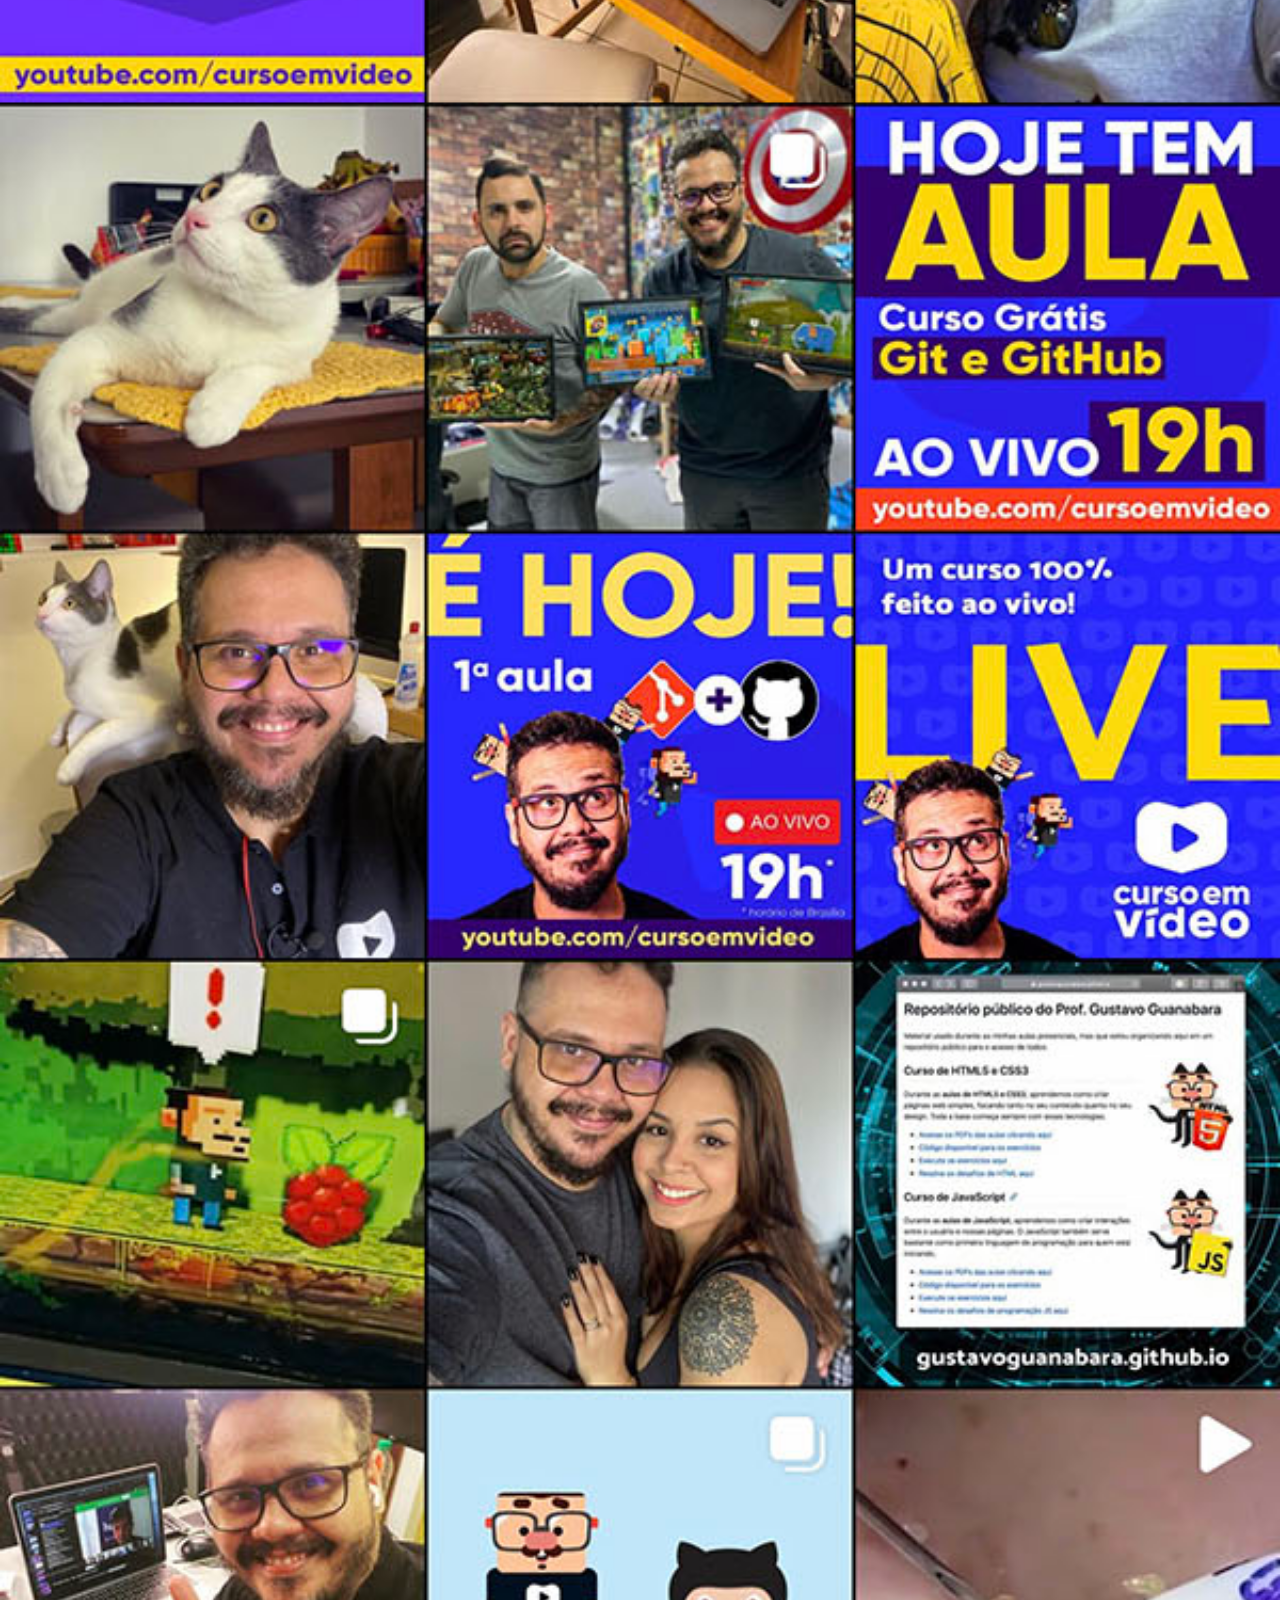
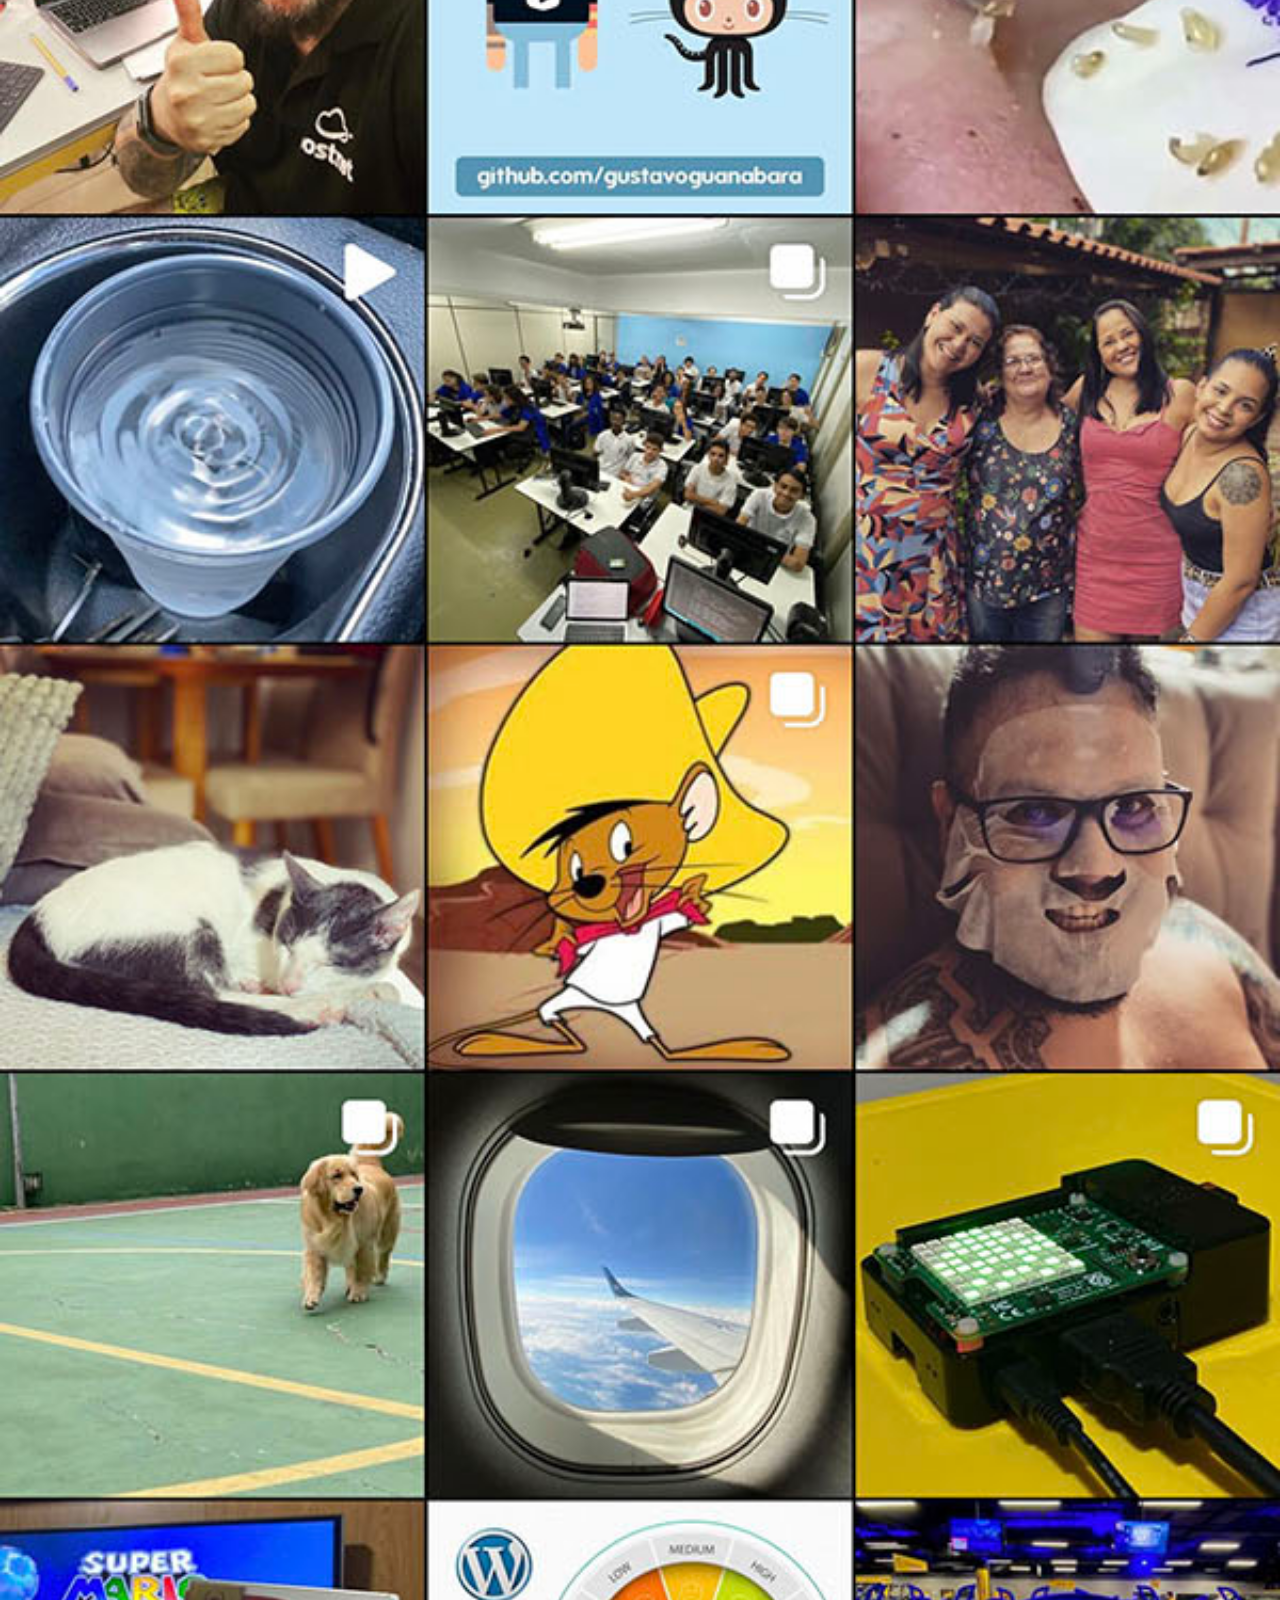
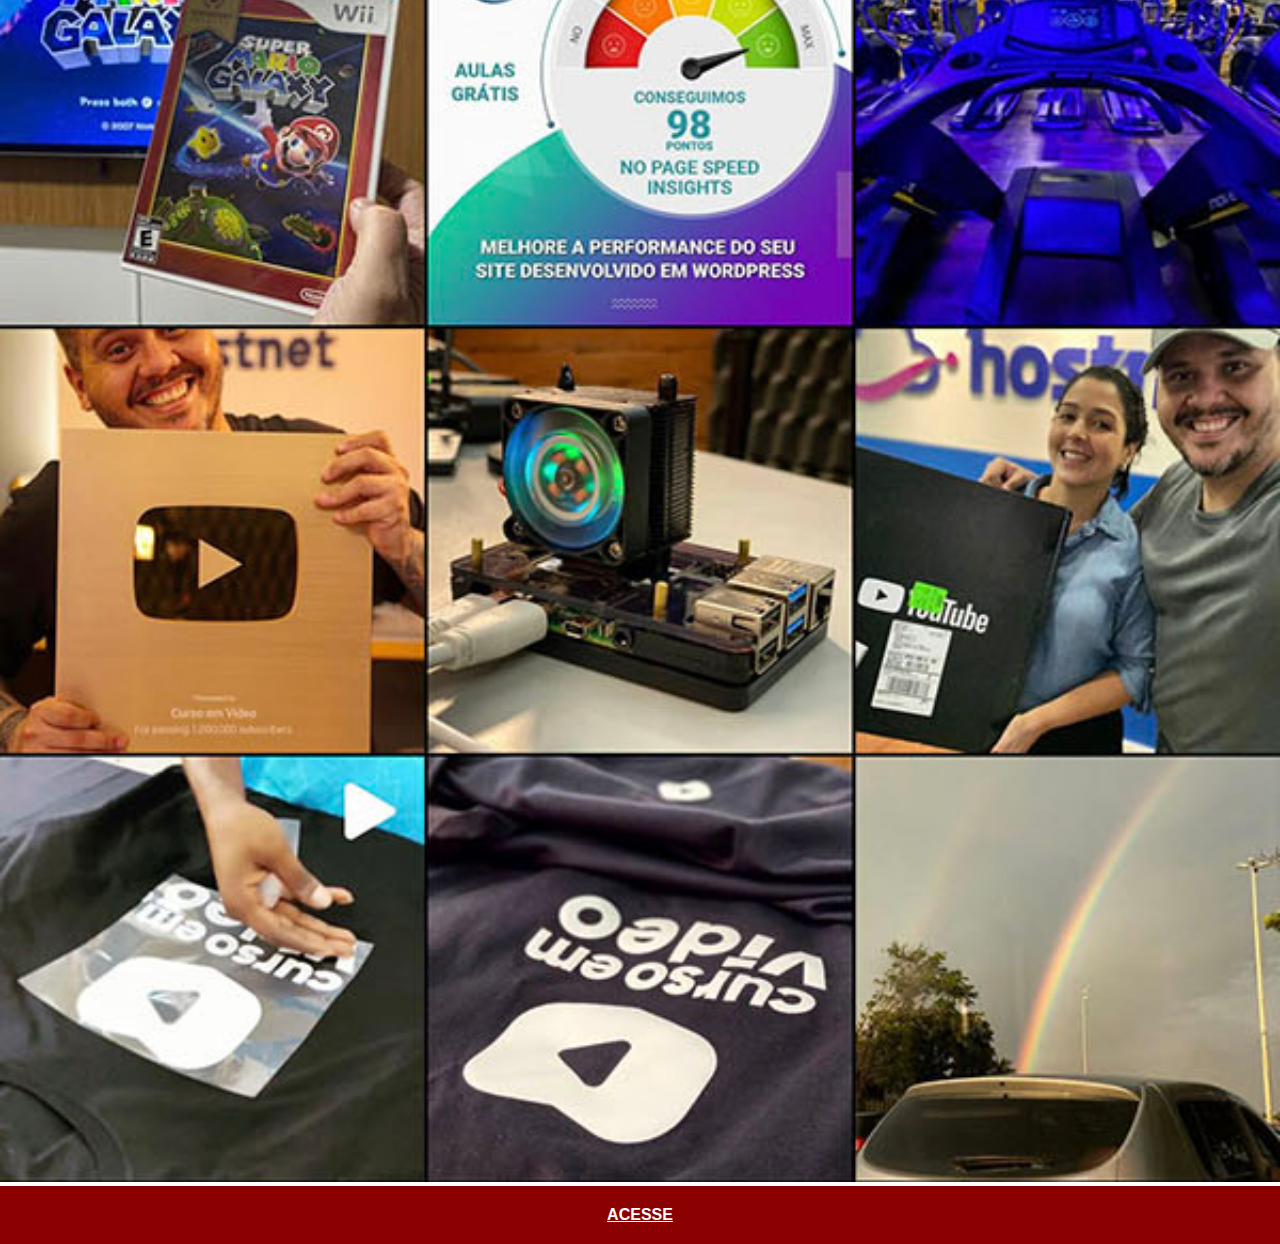
<file: instagram.html>
<!DOCTYPE html>
<html lang="pt-br">
<head>
    <meta charset="UTF-8">
    <meta name="viewport" content="width=device-width, initial-scale=1.0">
    <title>Instagram</title>
    <link rel="stylesheet" href="estilos/social.css">
</head>
<body>
    <img src="imagens/tela-instagram.jpg" alt="Instagram">
    <a href="https://www.instagram.com/gustavoguanabara/" target="_blank">ACESSE</a>
</body>
</html>
</file>
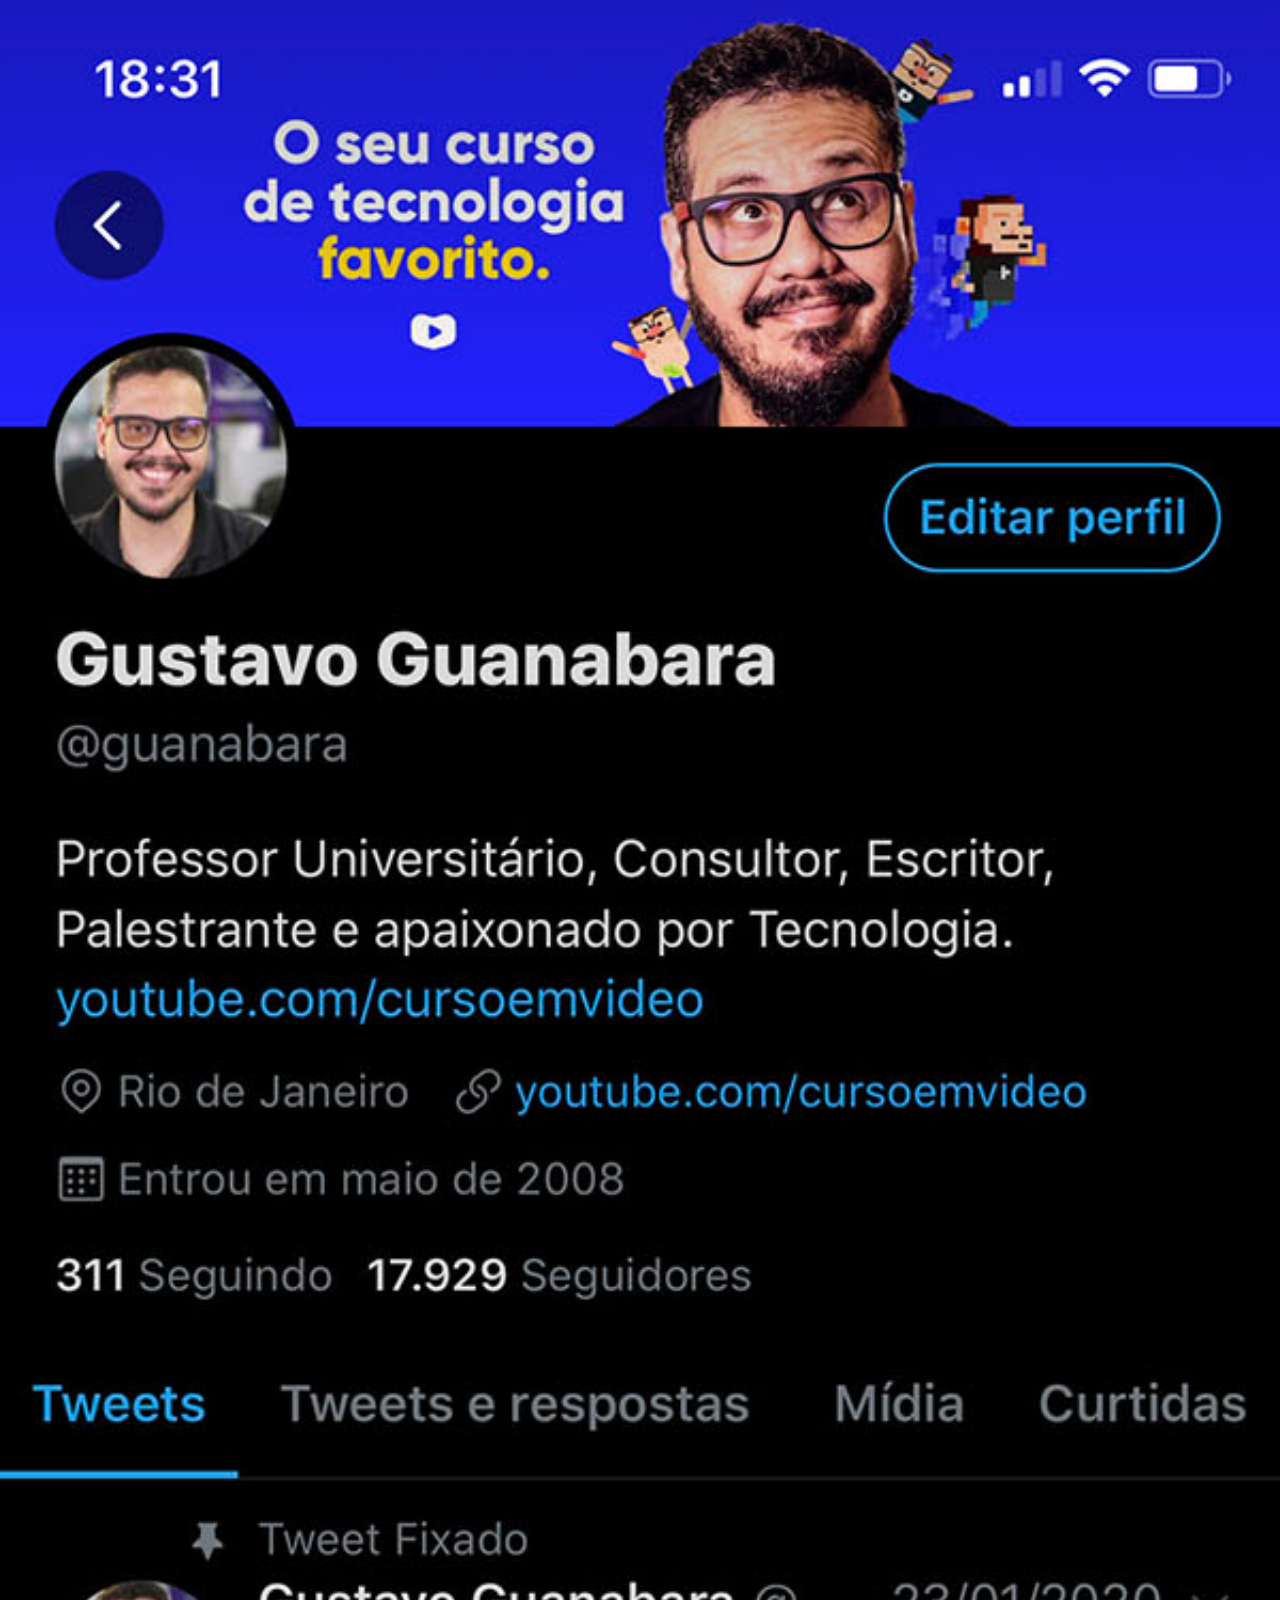
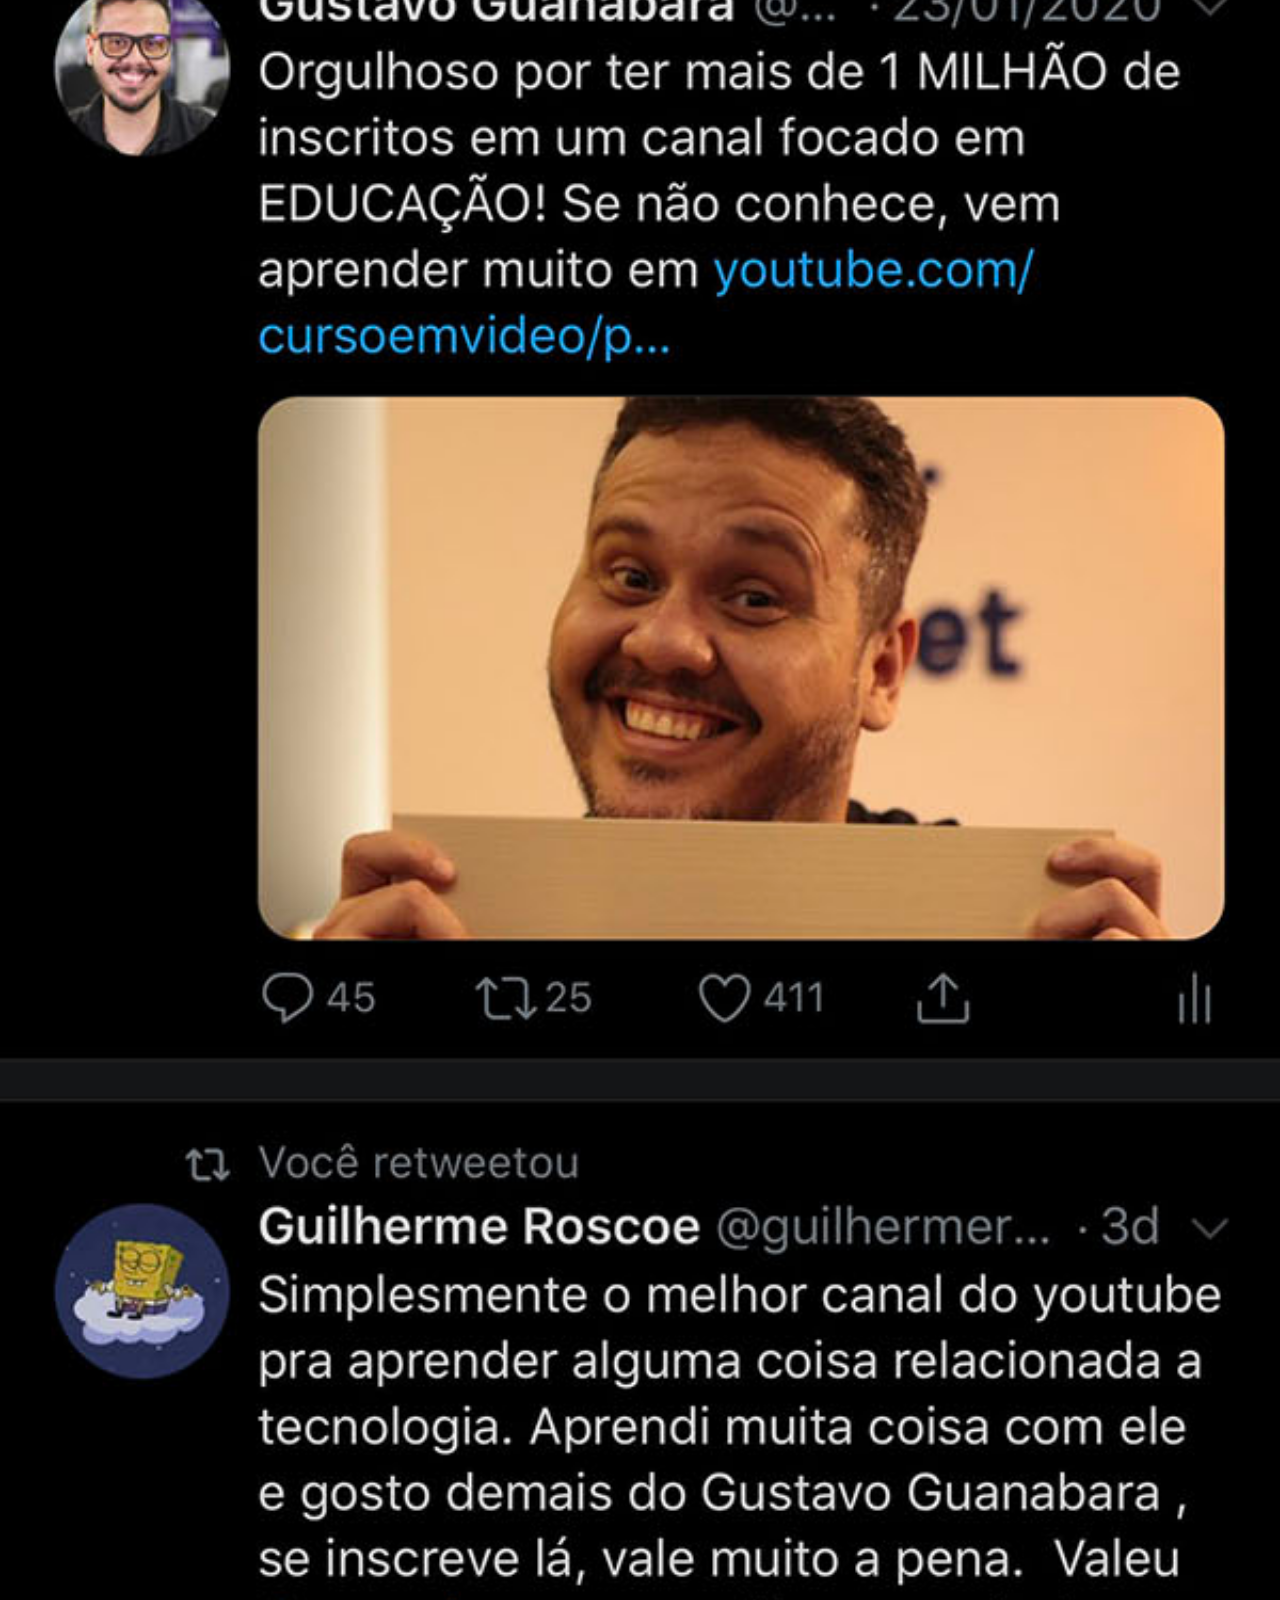
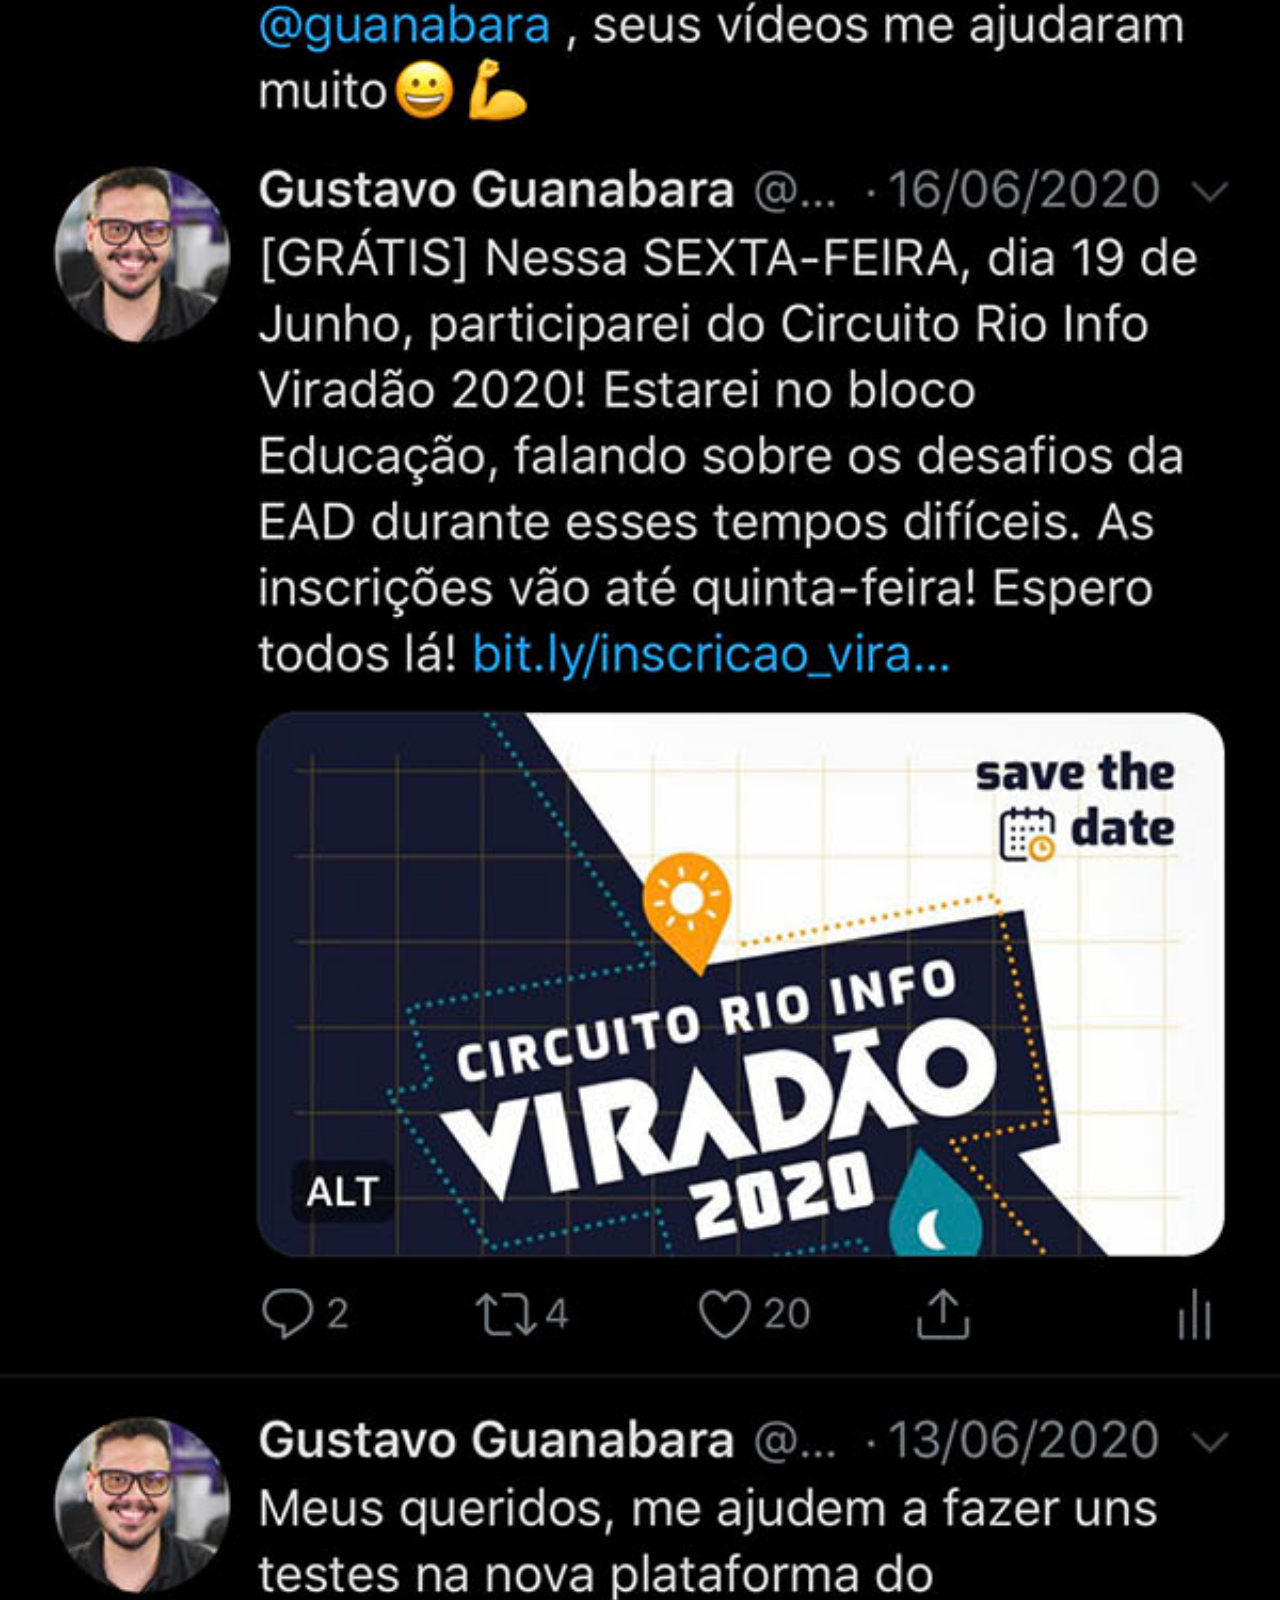
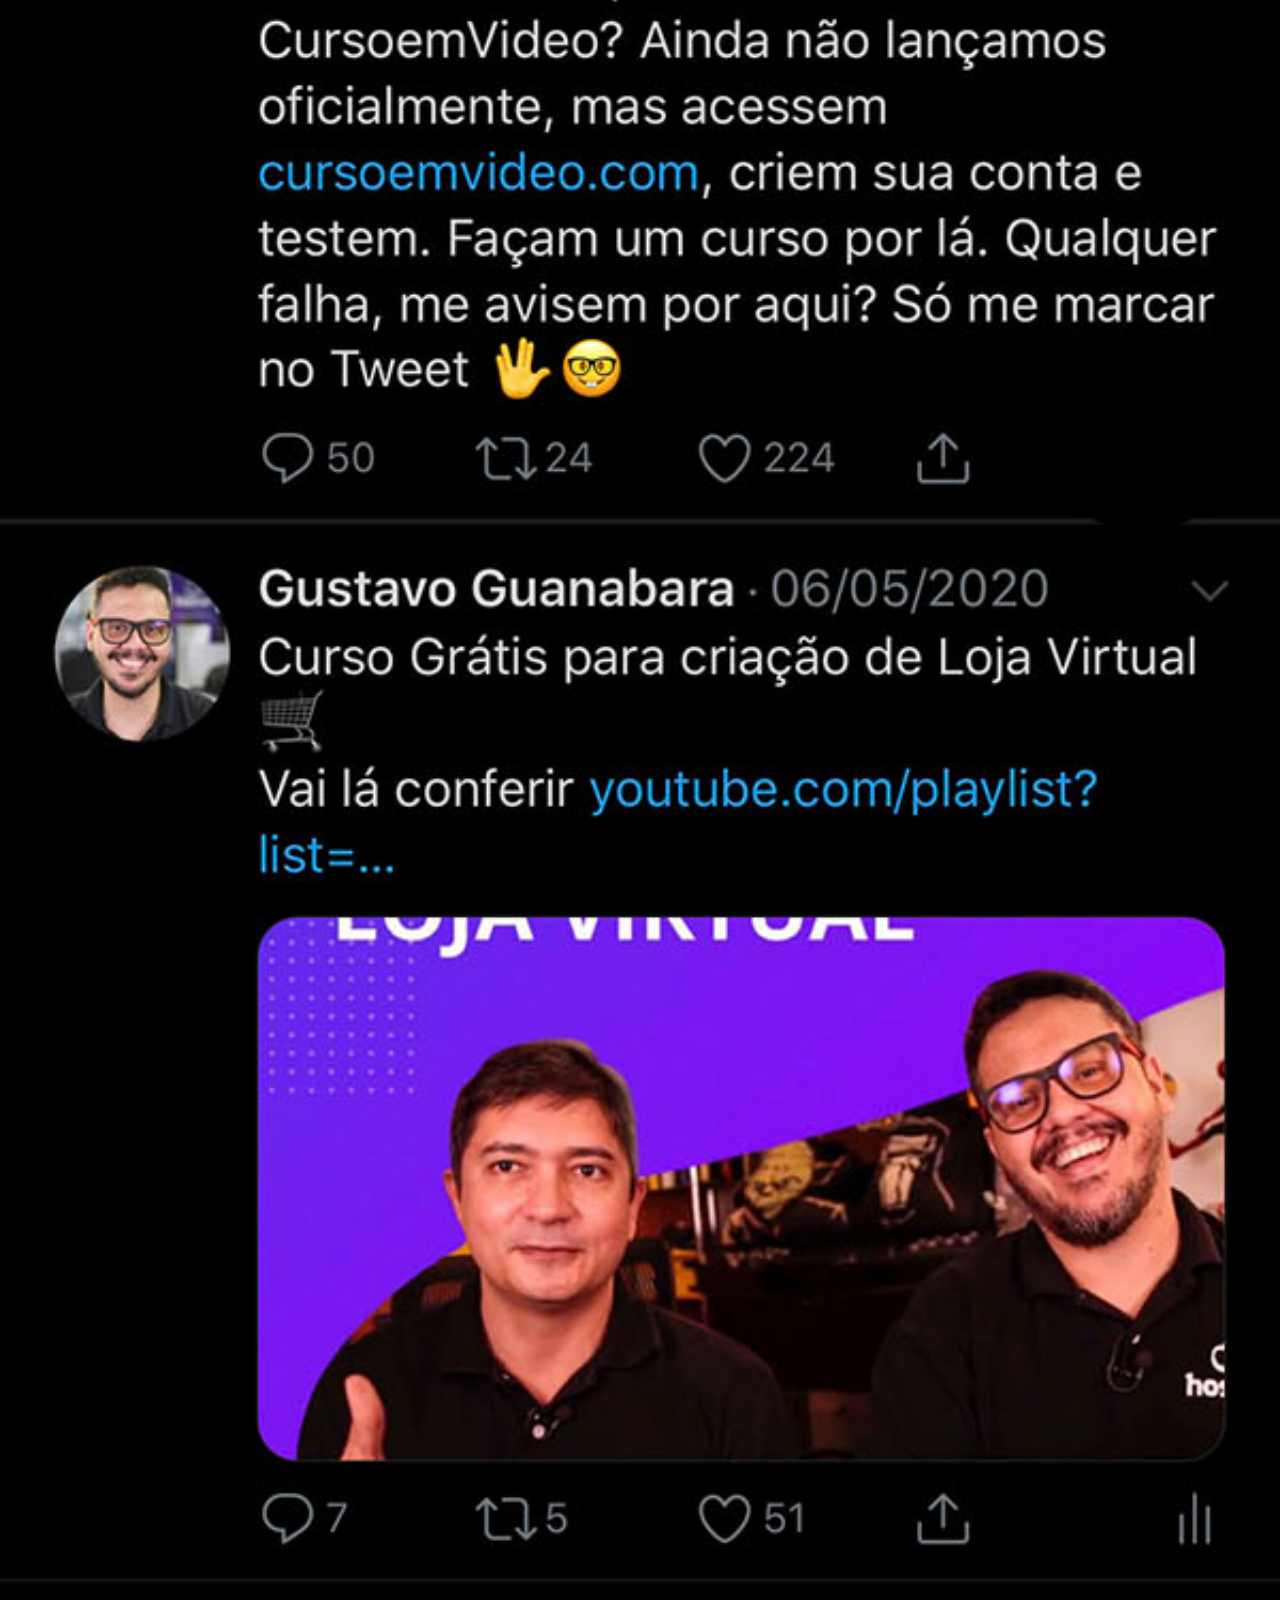
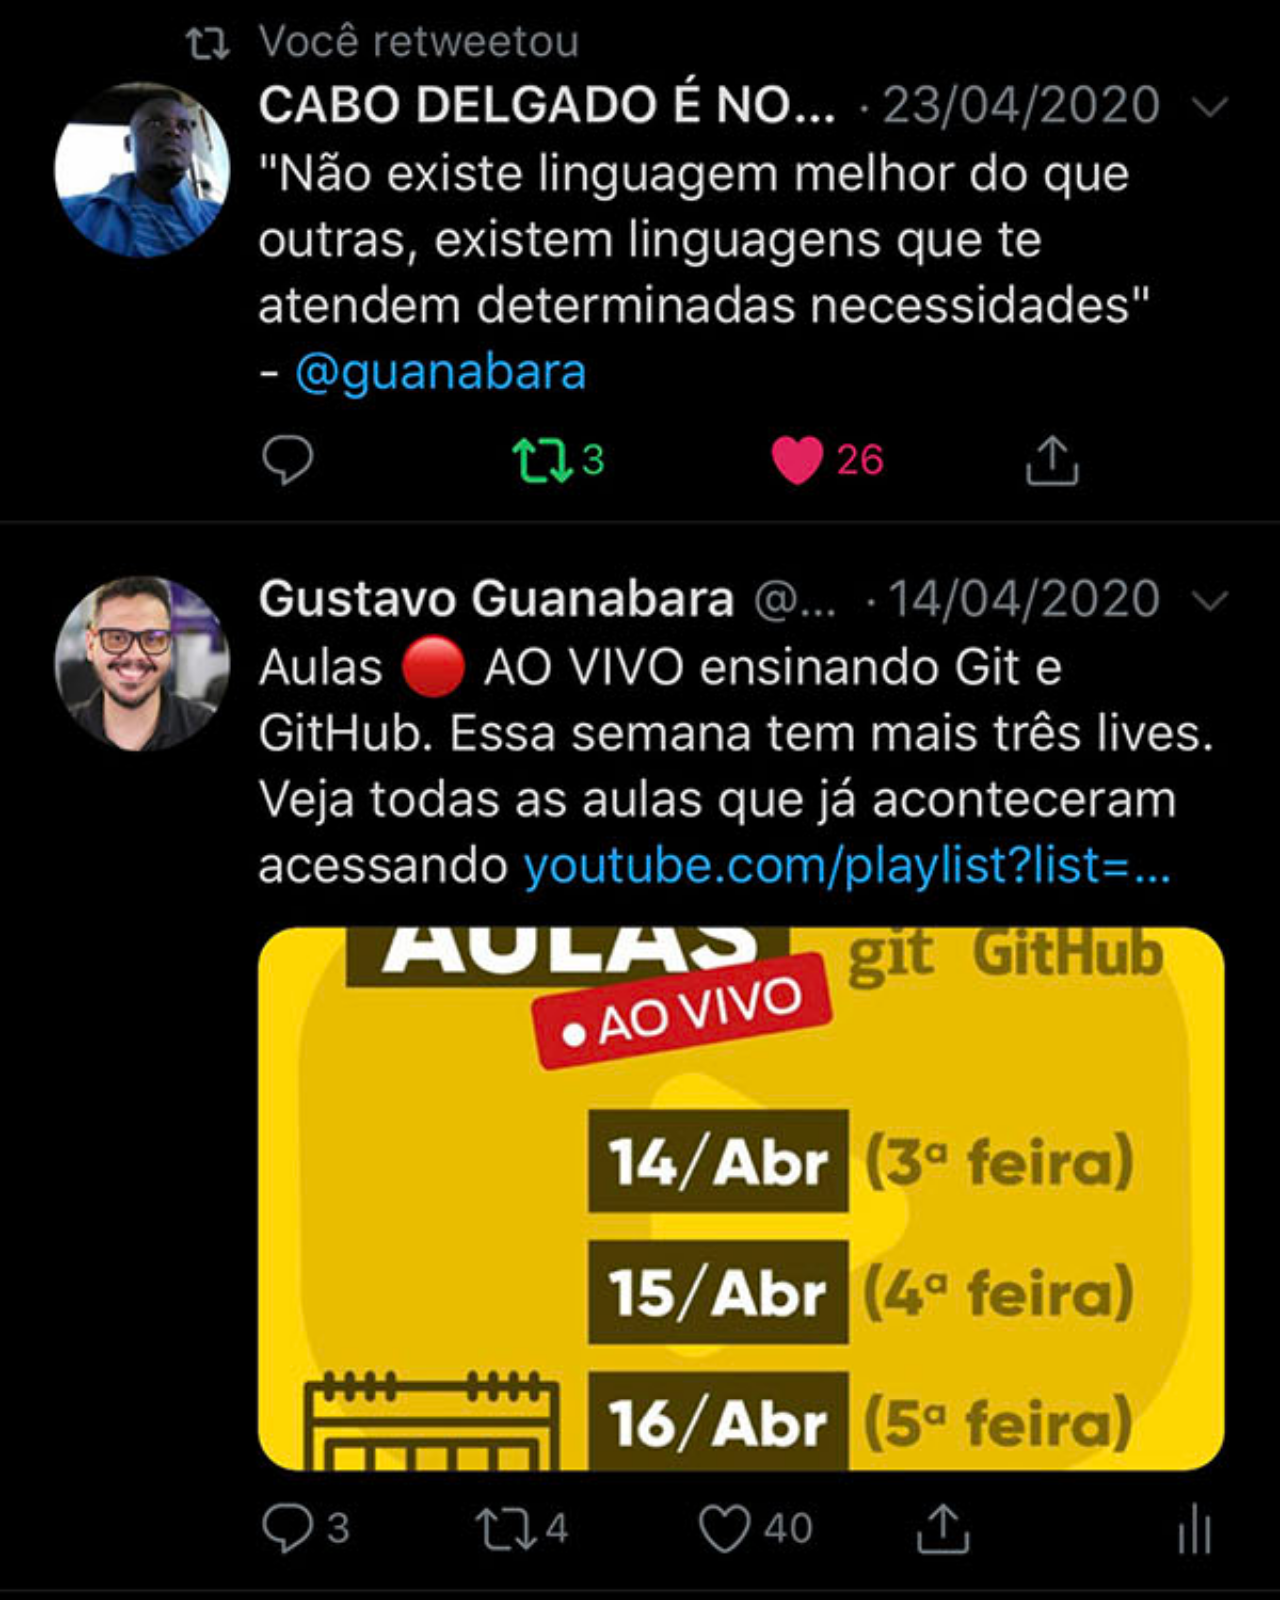
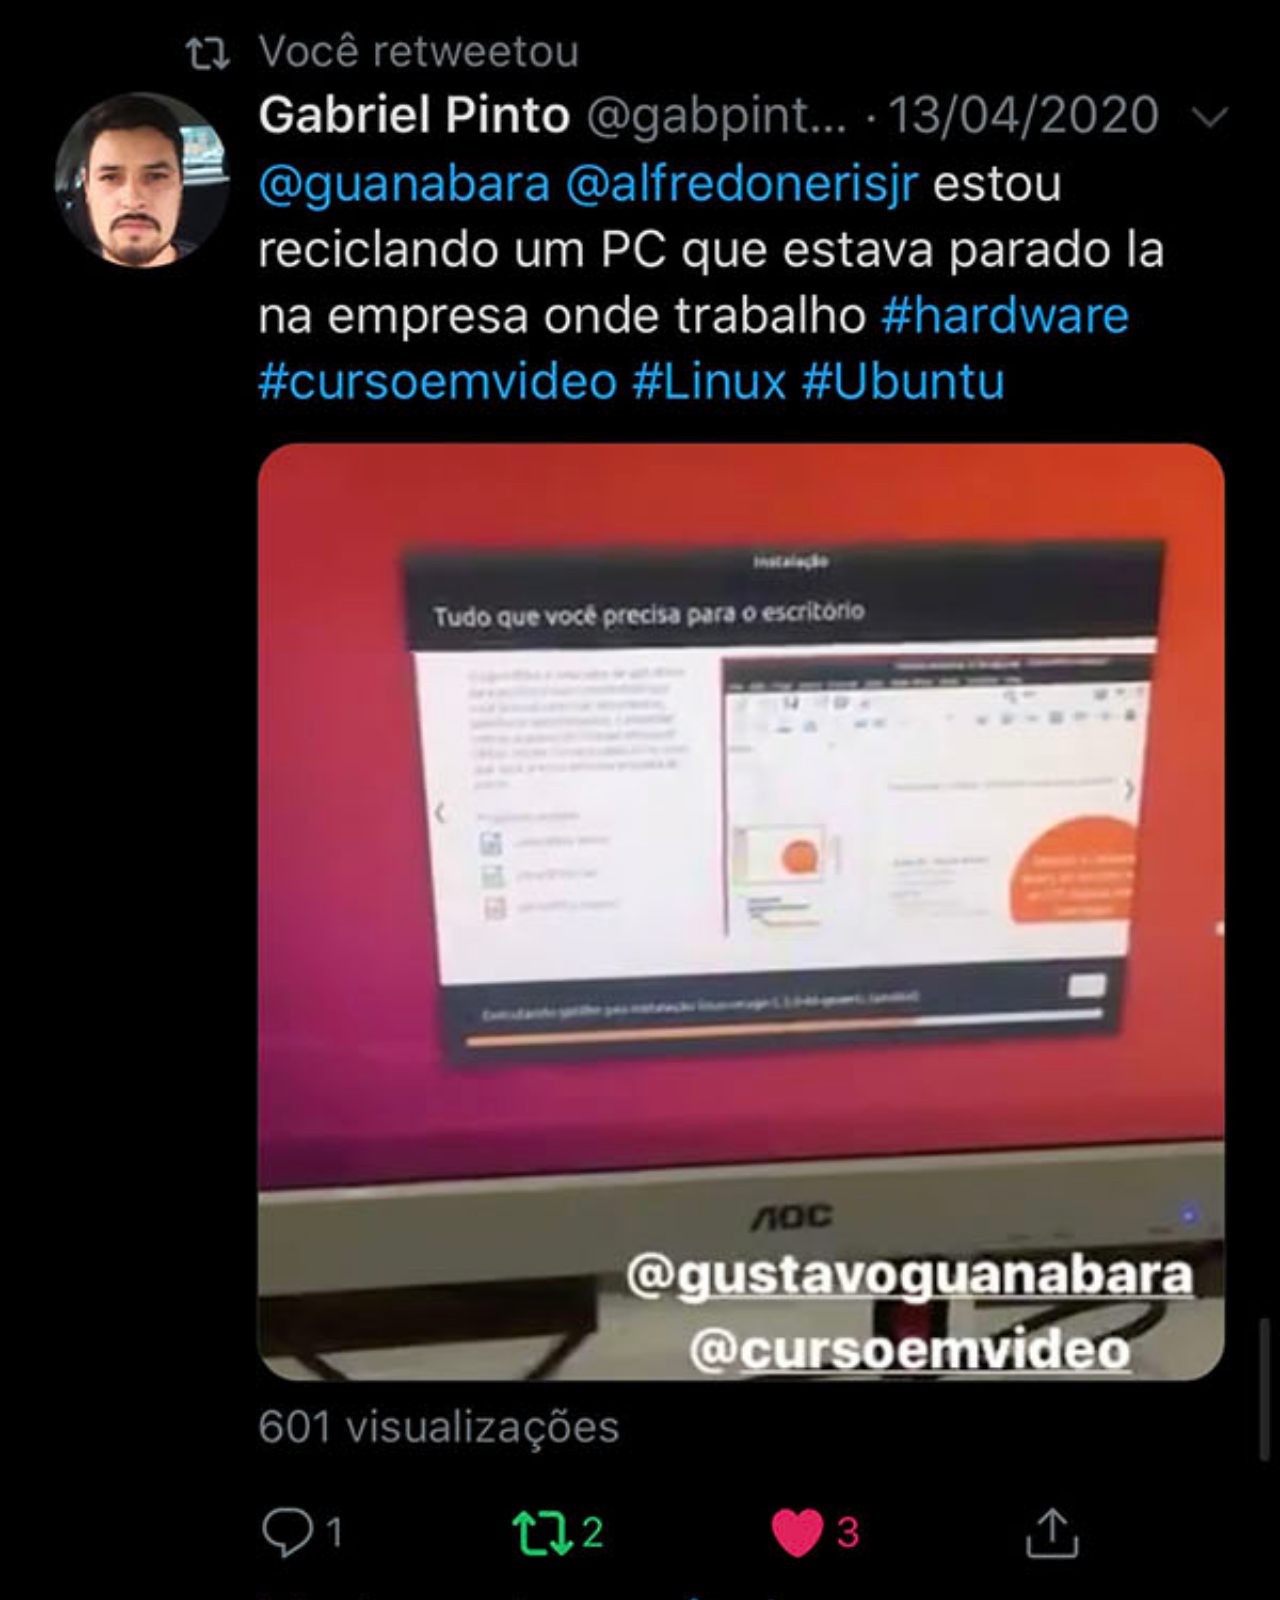
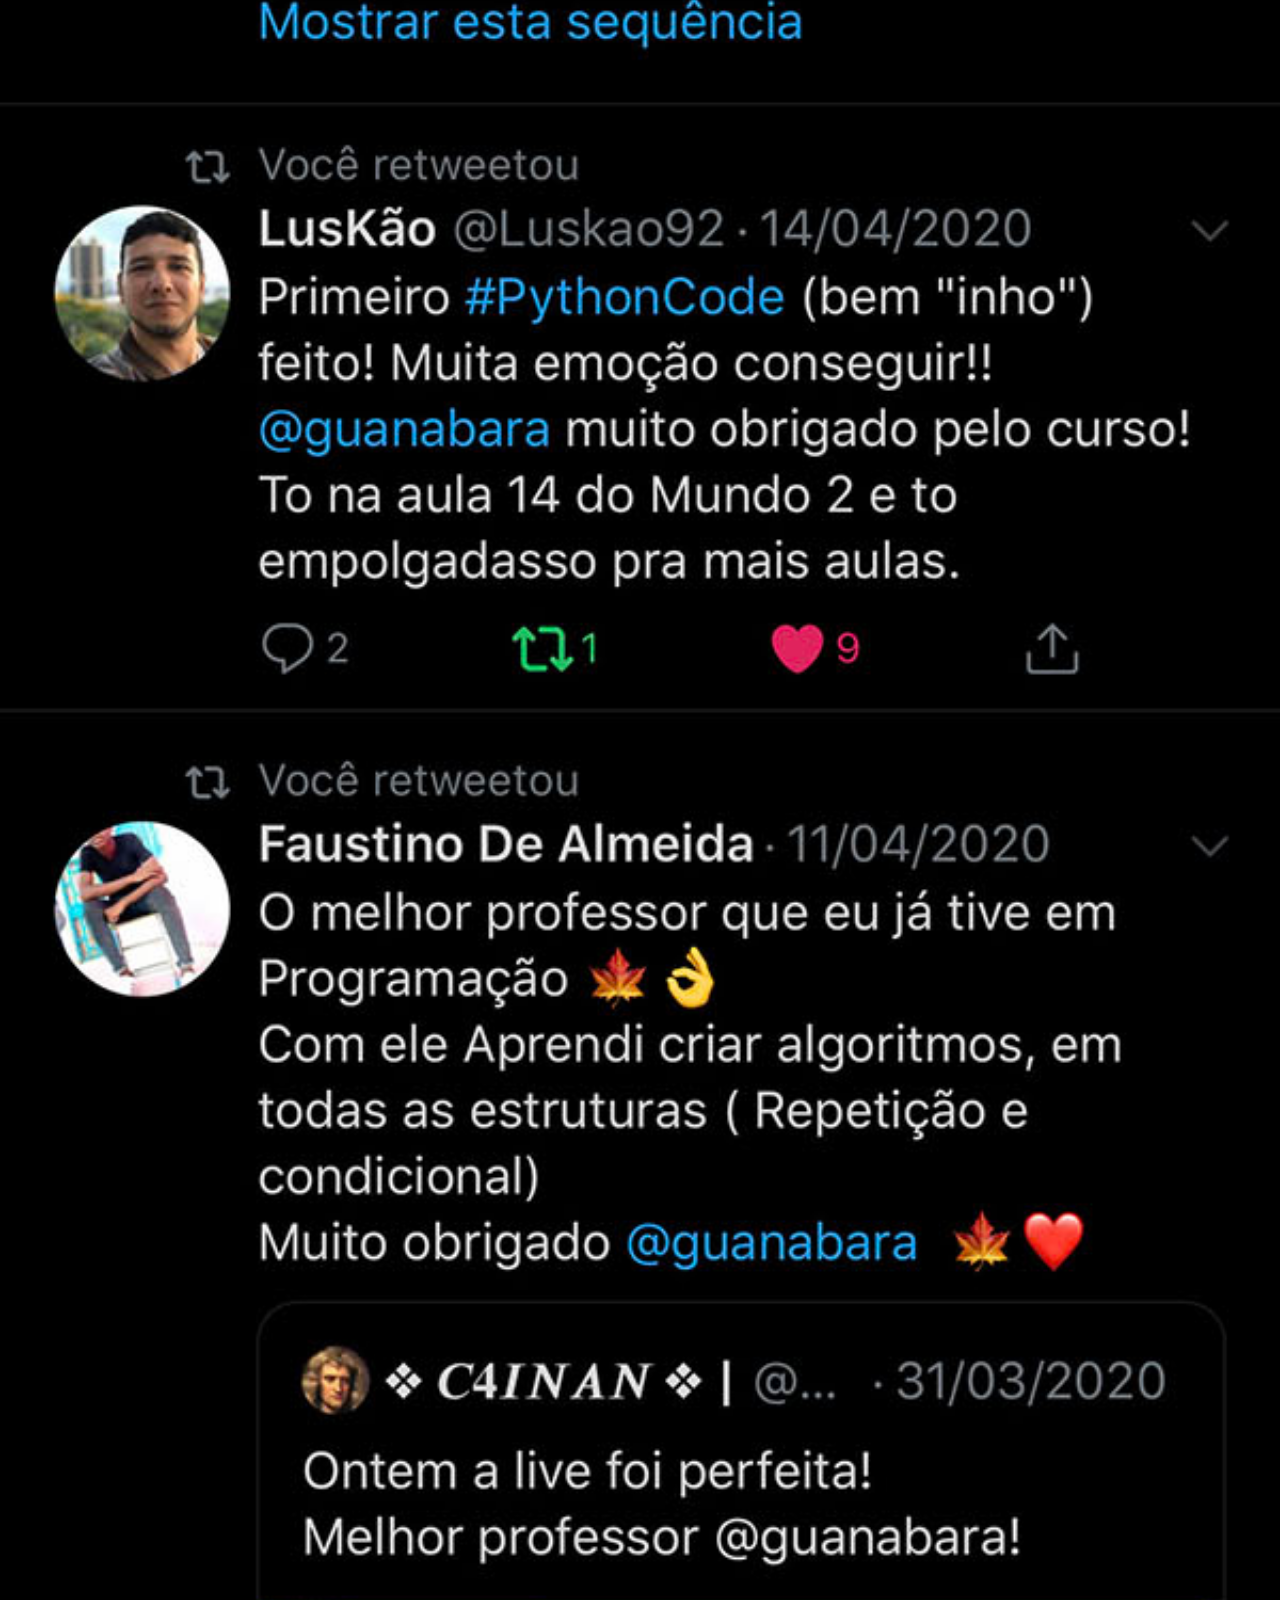
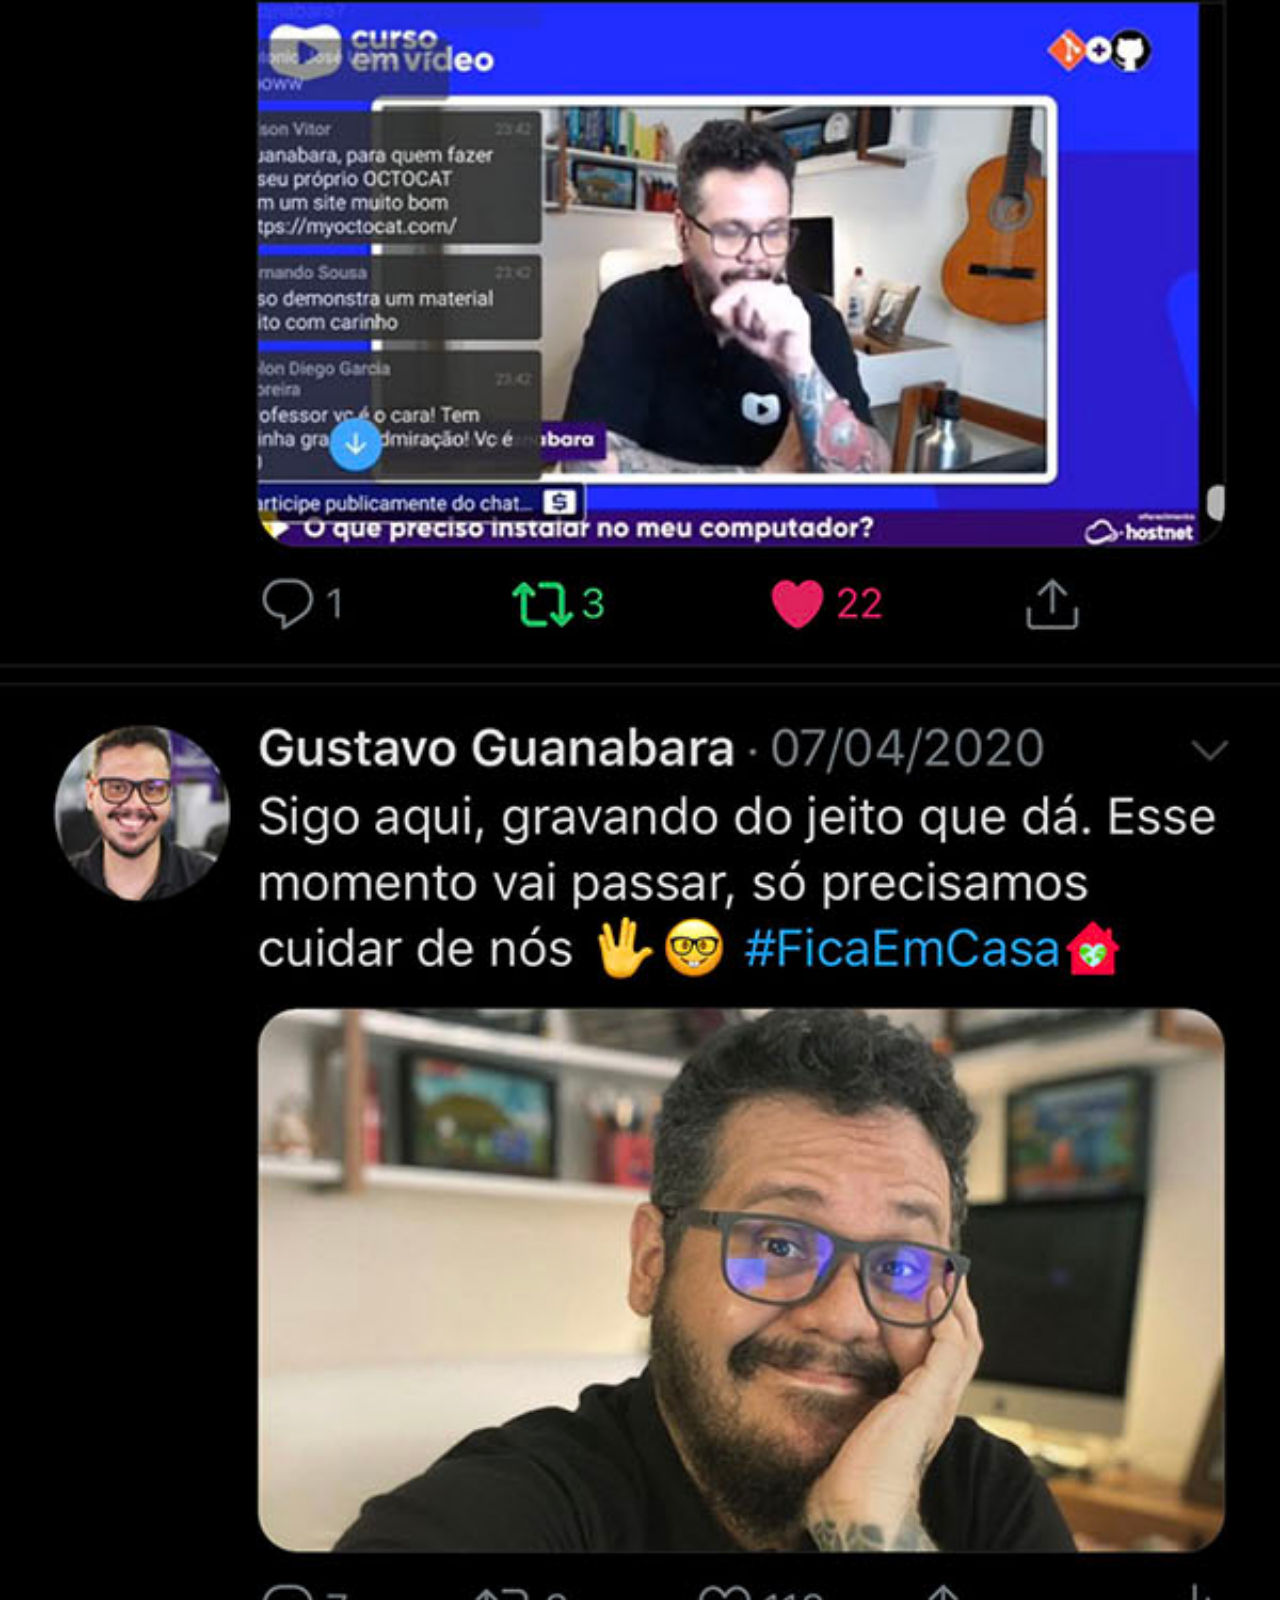
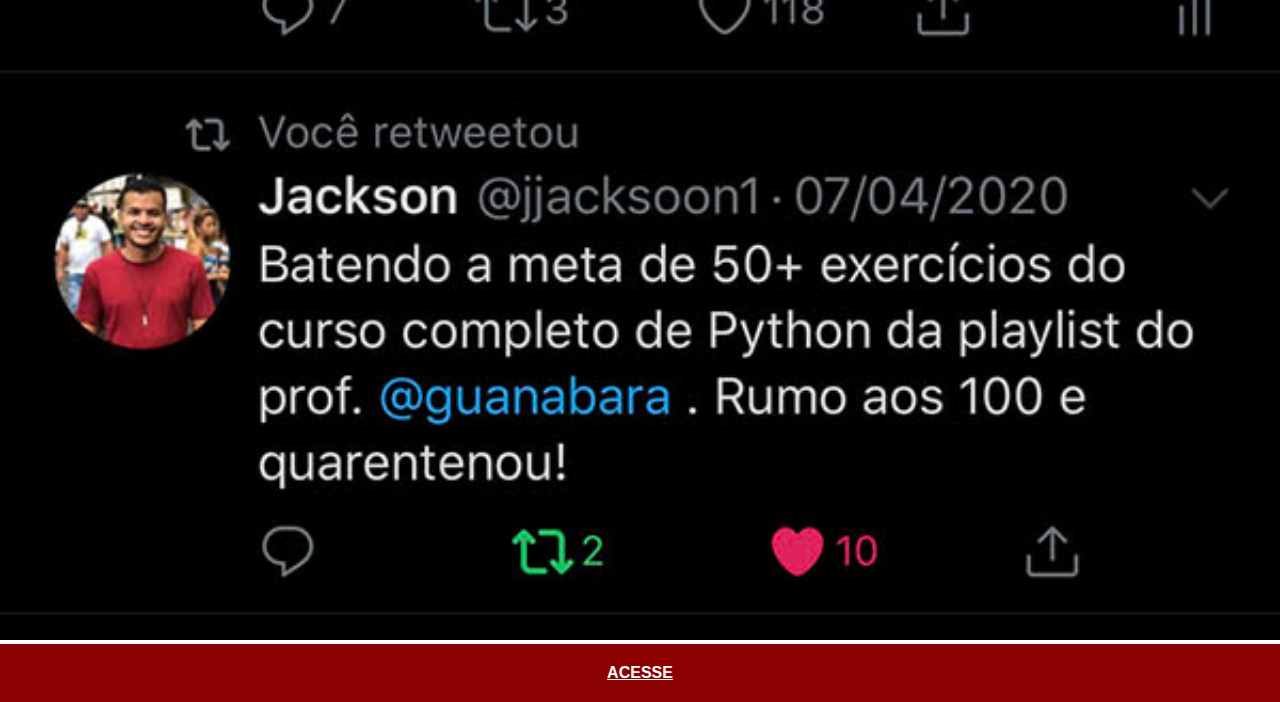
<file: twitter.html>
<!DOCTYPE html>
<html lang="pt-br">
<head>
    <meta charset="UTF-8">
    <meta name="viewport" content="width=device-width, initial-scale=1.0">
    <title>Twitter</title>
    <link rel="stylesheet" href="estilos/social.css">
</head>
<body>
    <img src="imagens/tela-twitter.jpg" alt="Twitter">
    <a href="https://x.com/guanabara" target="_blank">ACESSE</a>
</body>
</html>
</file>
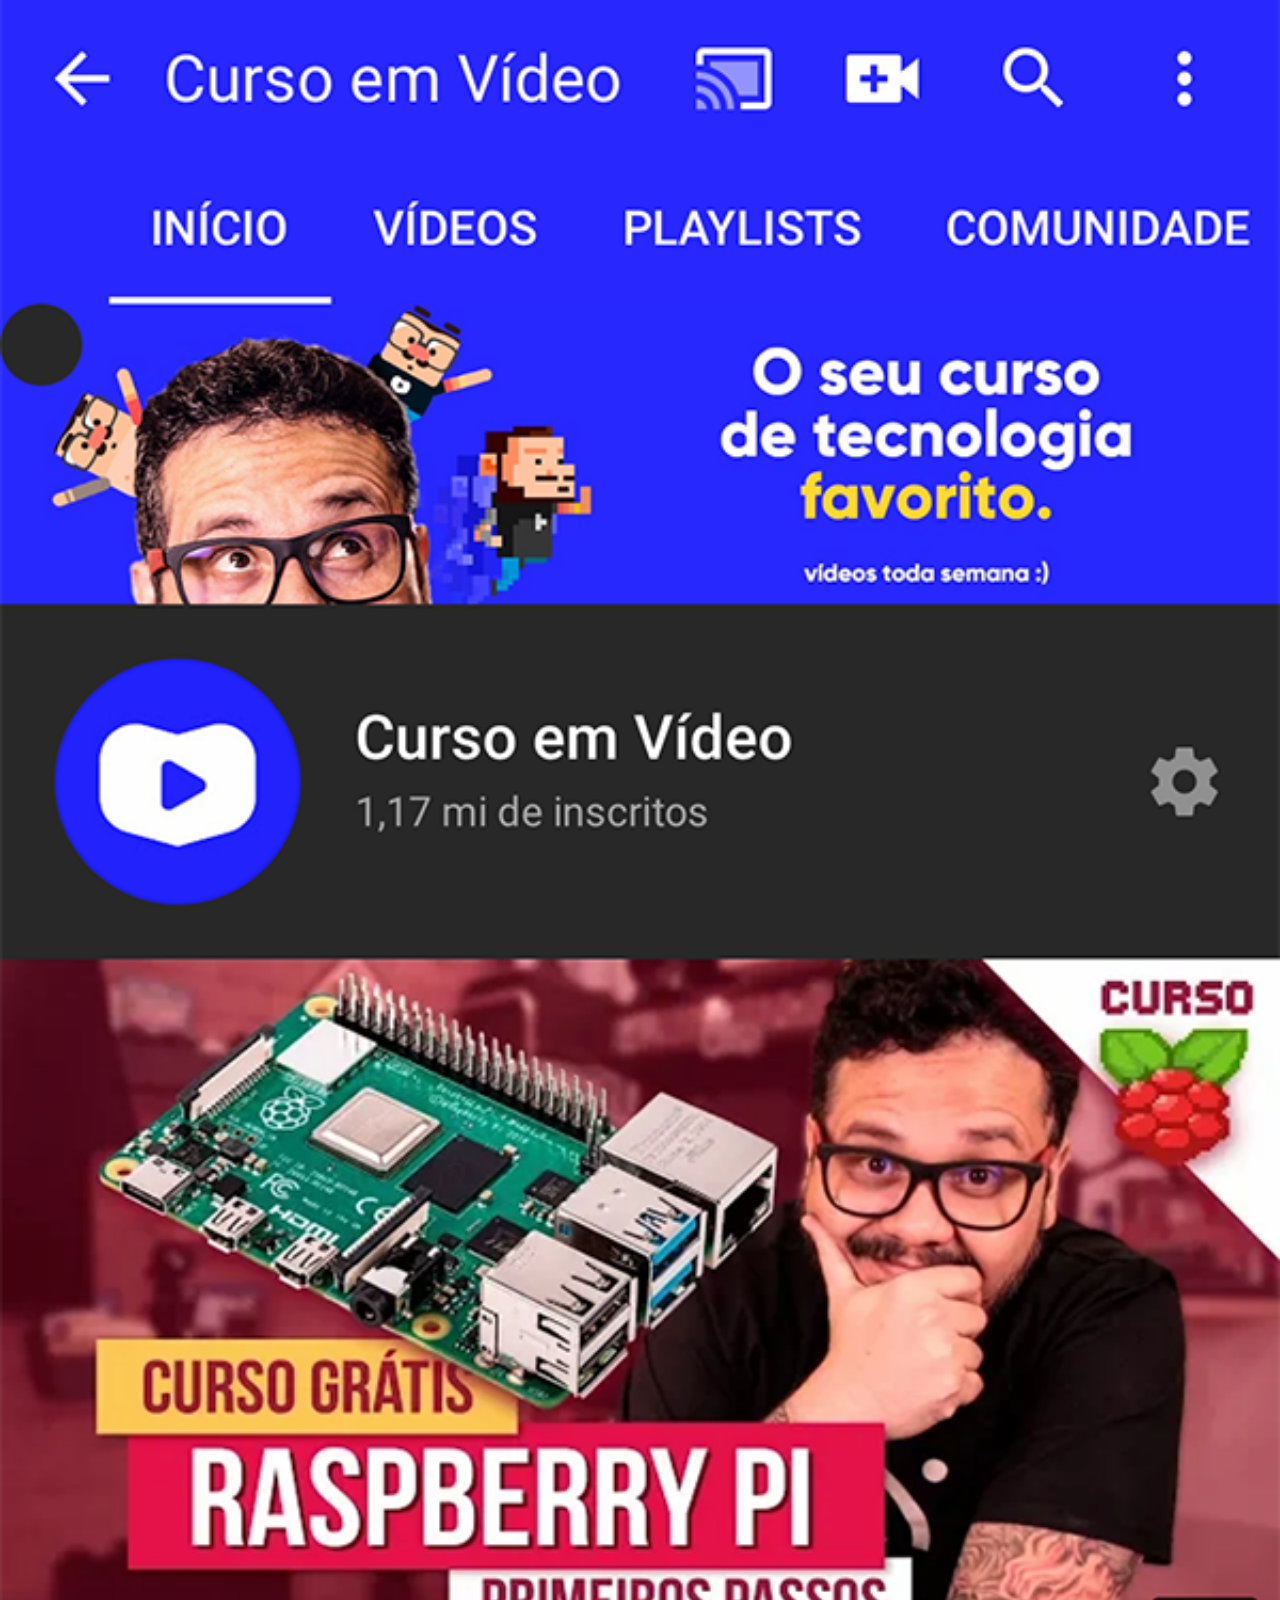
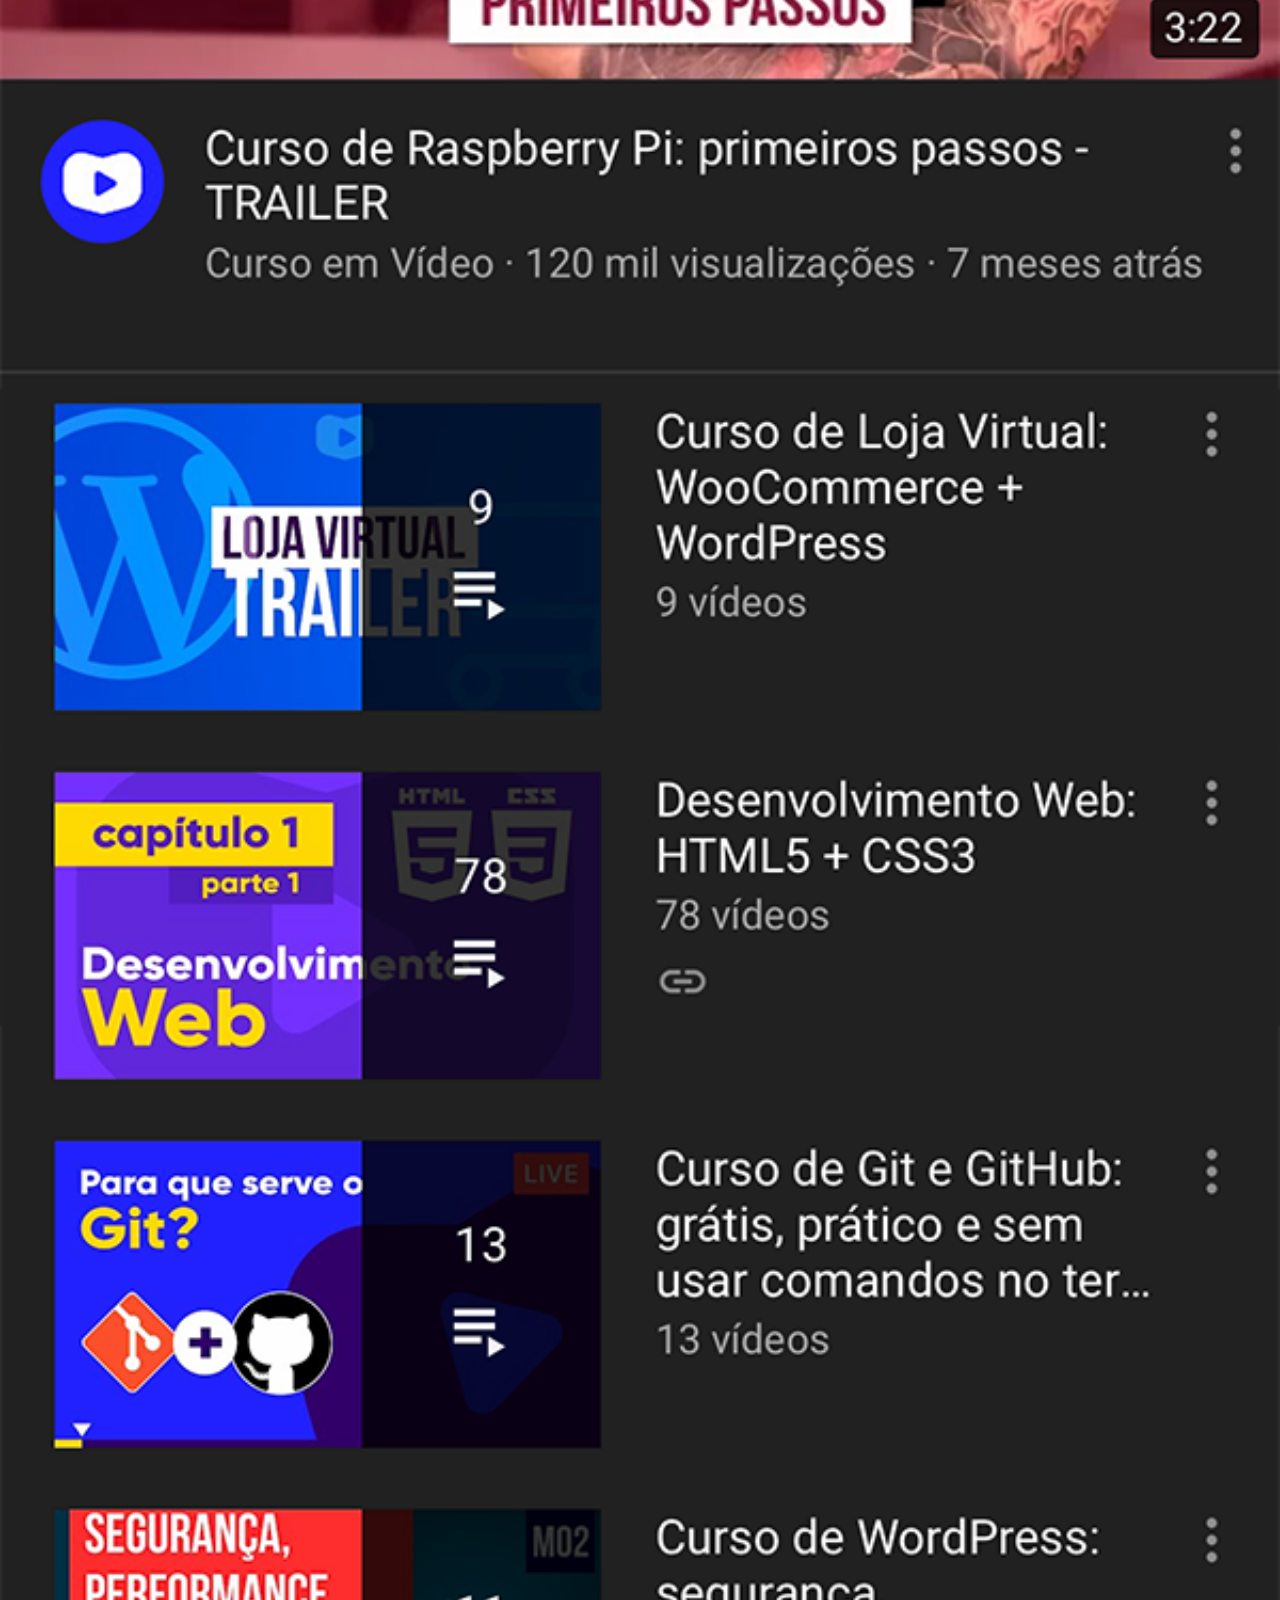
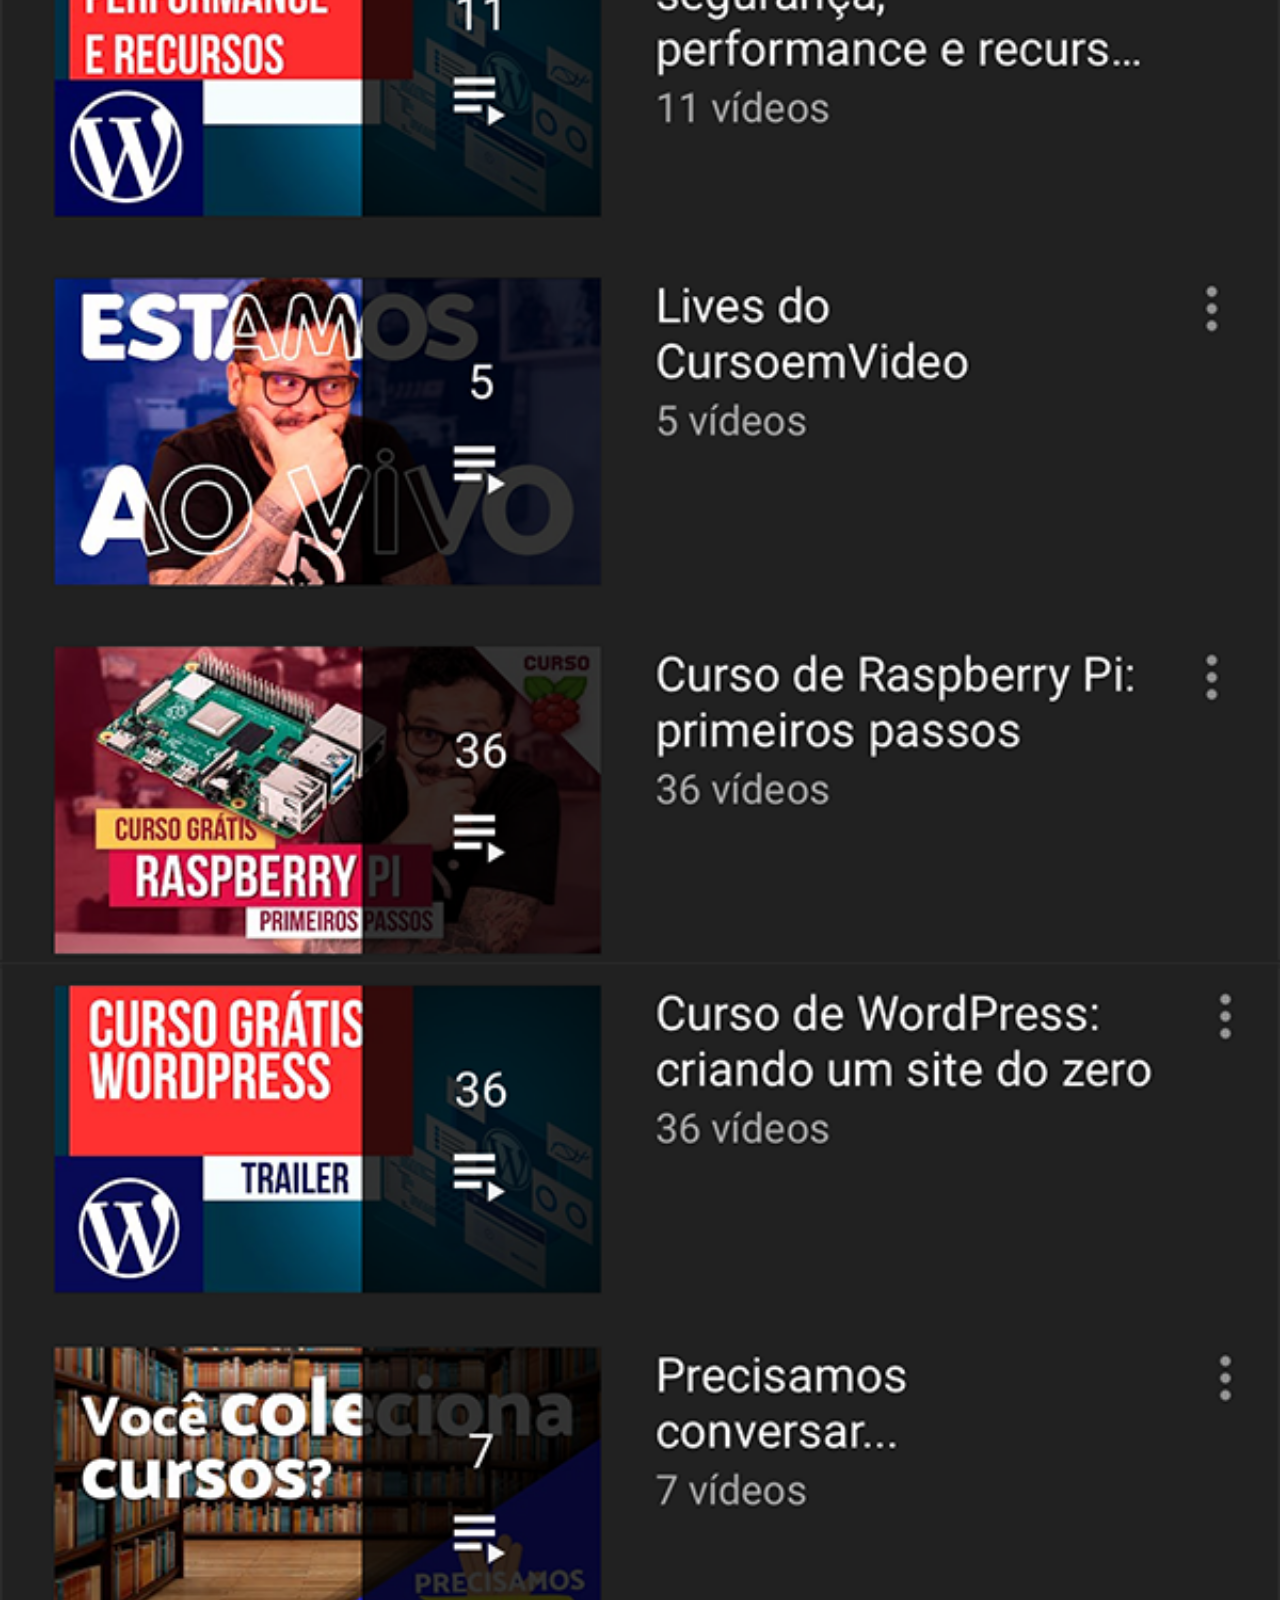
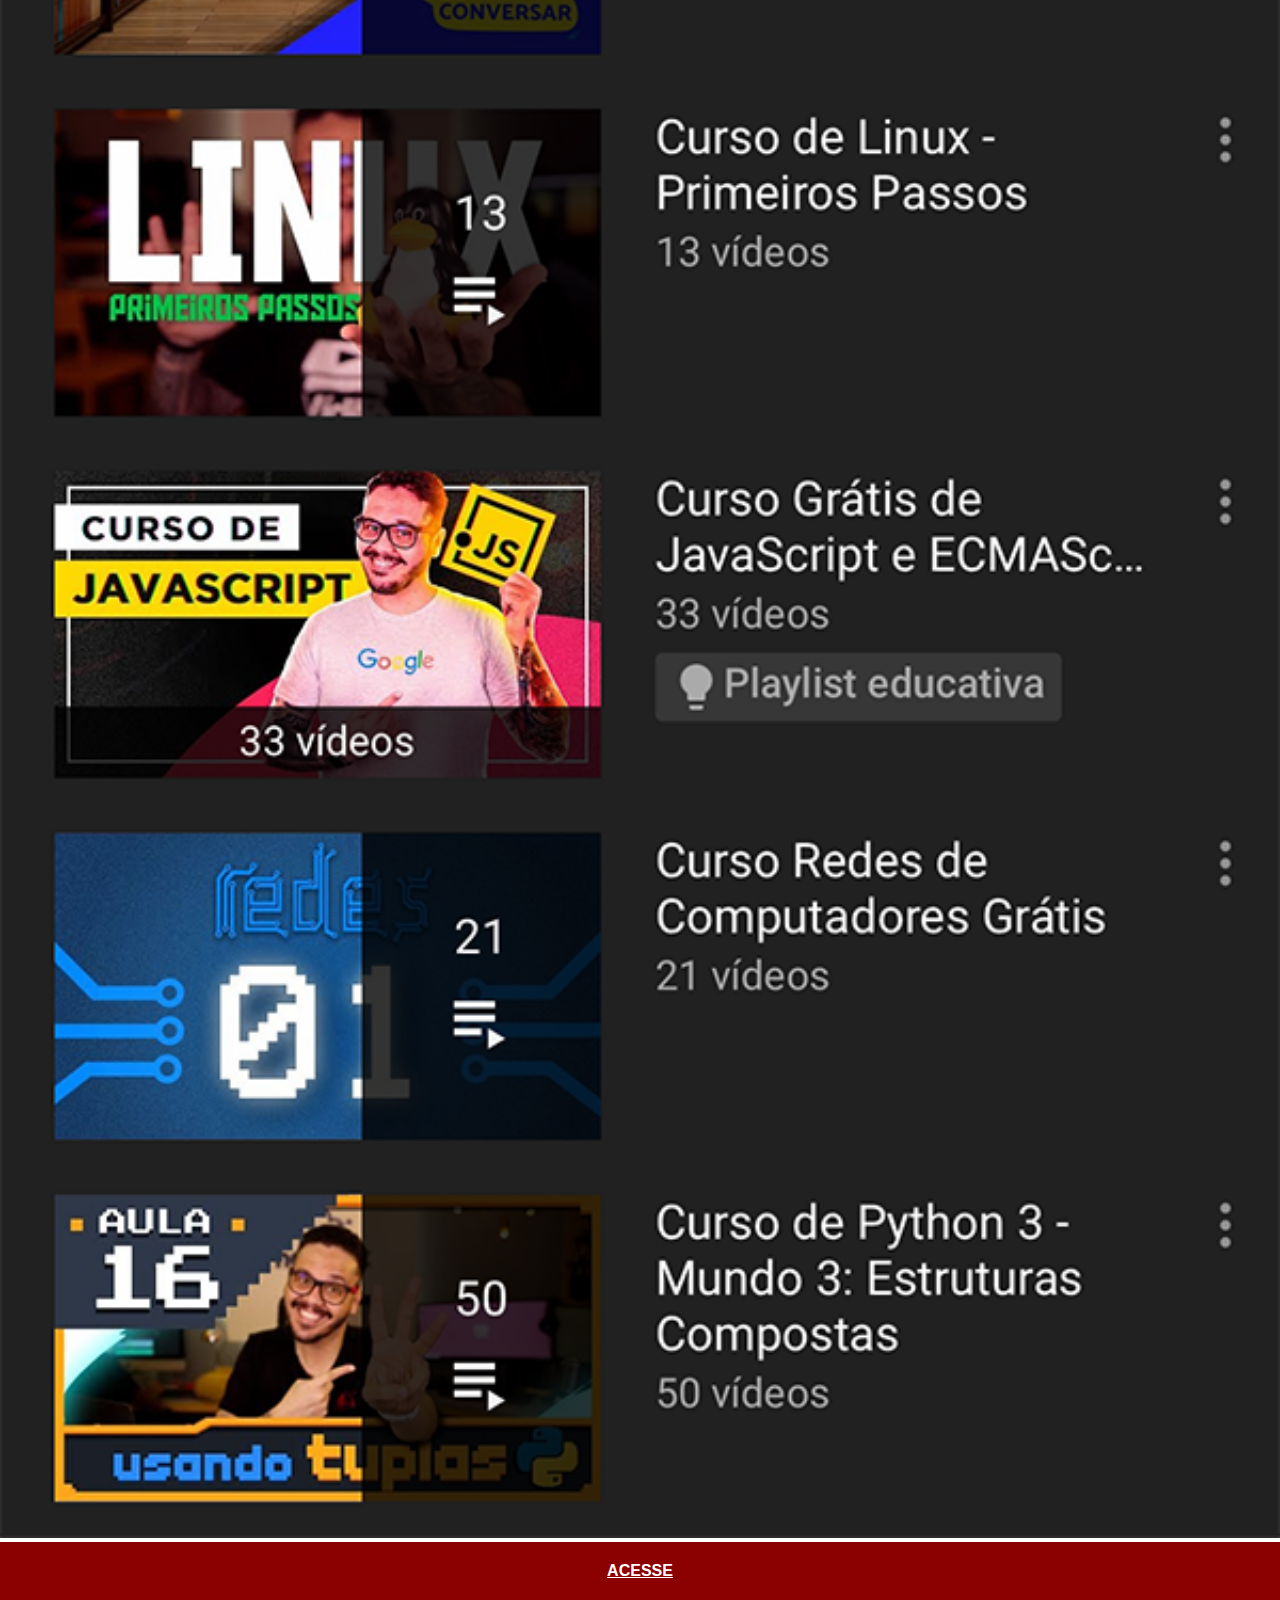
<file: youtube.html>
<!DOCTYPE html>
<html lang="pt-br">
<head>
    <meta charset="UTF-8">
    <meta name="viewport" content="width=device-width, initial-scale=1.0">
    <title>YouTube</title>
    <link rel="stylesheet" href="estilos/social.css">
</head>
<body>
    <img src="imagens/tela-youtube.png" alt="YouTube">
    <a href="https://www.youtube.com/user/cursoemvideo/playlists" target="_blank">ACESSE</a>
</body>
</html>
</file>
<file: estilos/style.css>
@charset "utf-8";

* {
    margin: 0px;
    padding: 0px;
    font-family: Arial, Helvetica, sans-serif;
}

html, body {
    height: 100vh;
    width: 100vw;
    background-color: black;
}

body {
    background: url('../imagens/fundo-madeira.jpg') no-repeat top center;
    background-size: cover;
    background-attachment: fixed;
}


main {
    position: relative;
    height: 100vh;
}

section#telefone {
    position: absolute;
    top: 50%;
    left: 50%;
    transform: translate(-50%, -50%);

    height: 627px;
    width: 311px;
    background: url('../imagens/frame-iphone.png') no-repeat;
}

iframe#tela {
    position: relative;
    top: 80px;
    left: 22px;
    width: 267px;
    height: 471px;
}
section#redes-sociais {
    text-align: right;
}

section#redes-sociais img {
    width: 50px;
    margin: 10px;
    border-radius: 50%;
    box-shadow: 2px 2px 5px rgba(0, 0, 0, 0.400);
    box-sizing: border-box;
}


section#redes-sociais img:hover {
    border: 2px solid rgba(255, 255, 255, 0.637);
    transform: translate(-3px, -3px);
    box-shadow: 5px 5px 10px rgba(0, 0, 0, 0.623);
    transition: transform .3s, border .5s;
}
</file>
<file: estilos/social.css>
@charset "utf-8";

        * {
            margin: 0px;
            padding: 0px;
            font-family: Arial, Helvetica, sans-serif;
        }

        ::-webkit-scrollbar {
            width: 0px;
            height: 0px;
        }

        img {
            width: 100vw;
        }

        a {
            display: block;
            background-color: darkred;
            color: white;
            padding: 20px;
            text-align: center;
            font-weight: bolder;
        }

        a:hover {
            background-color: red;
        }
</file>
